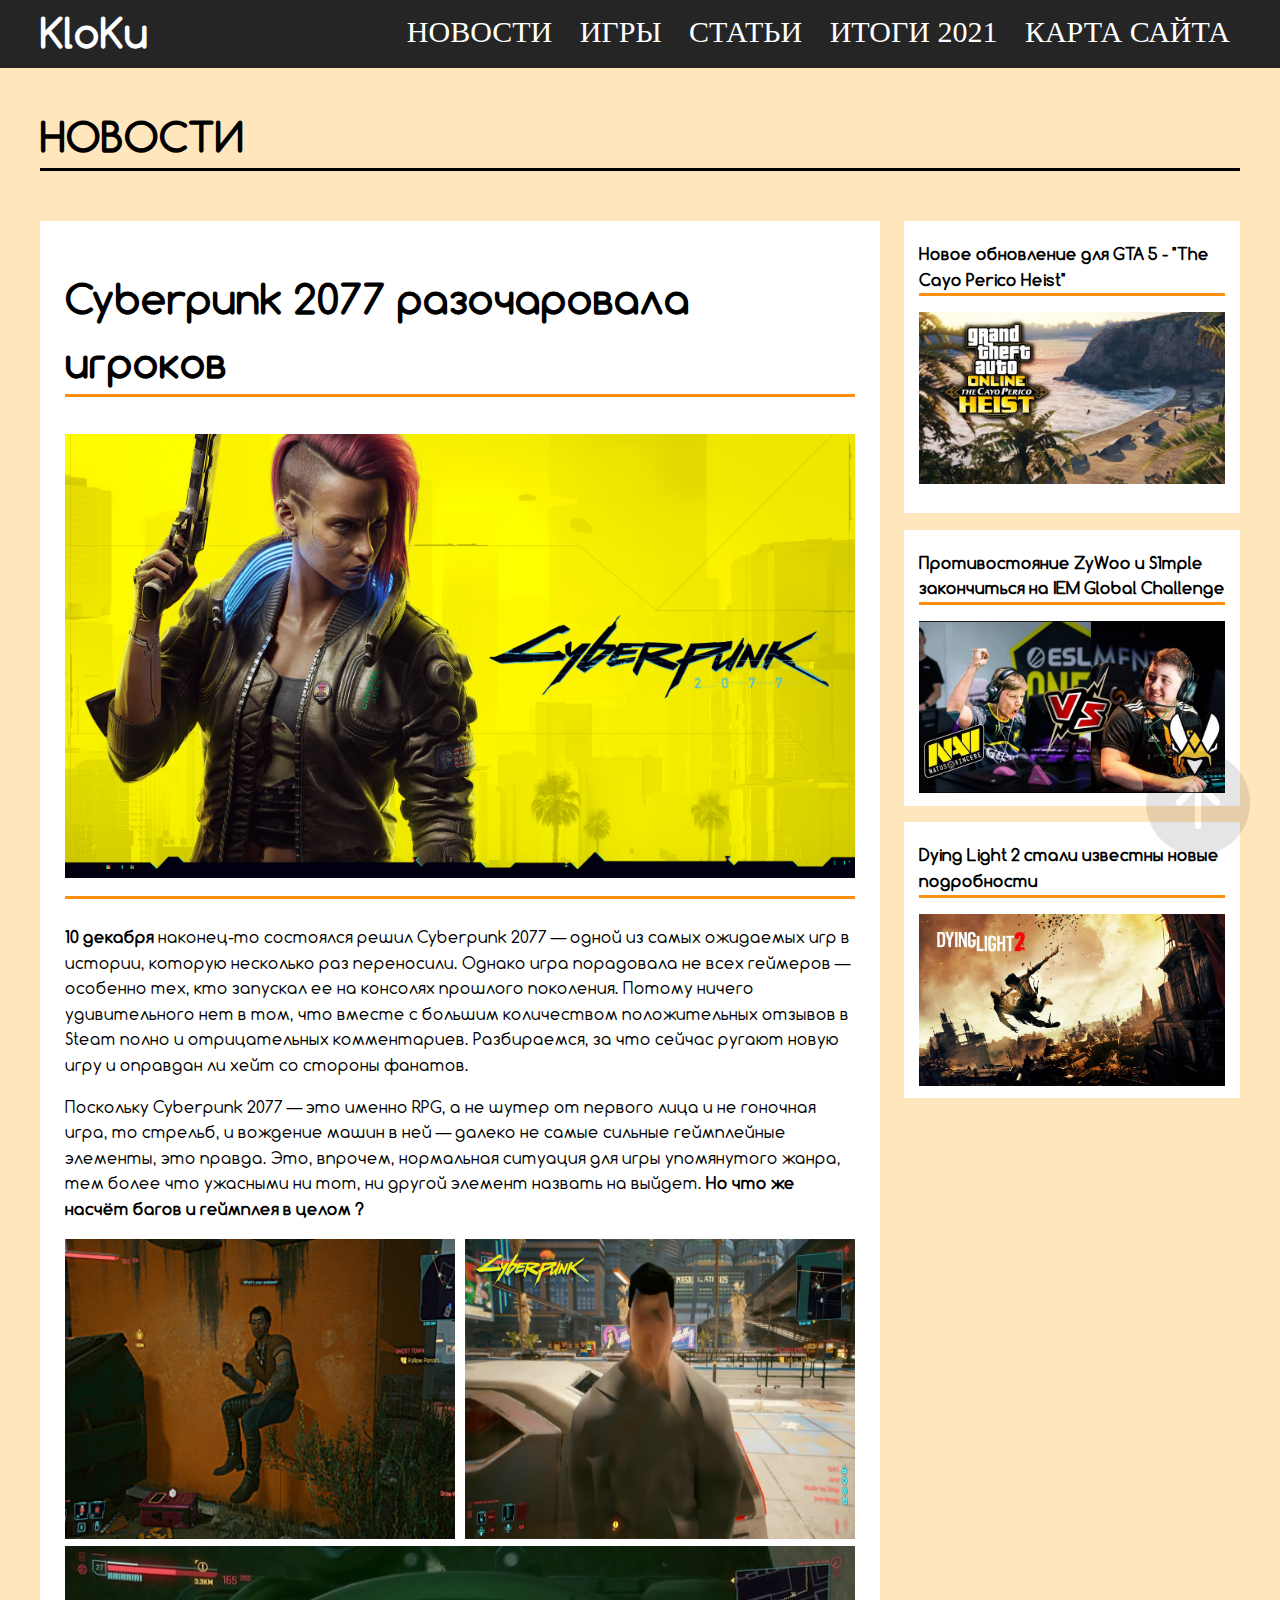
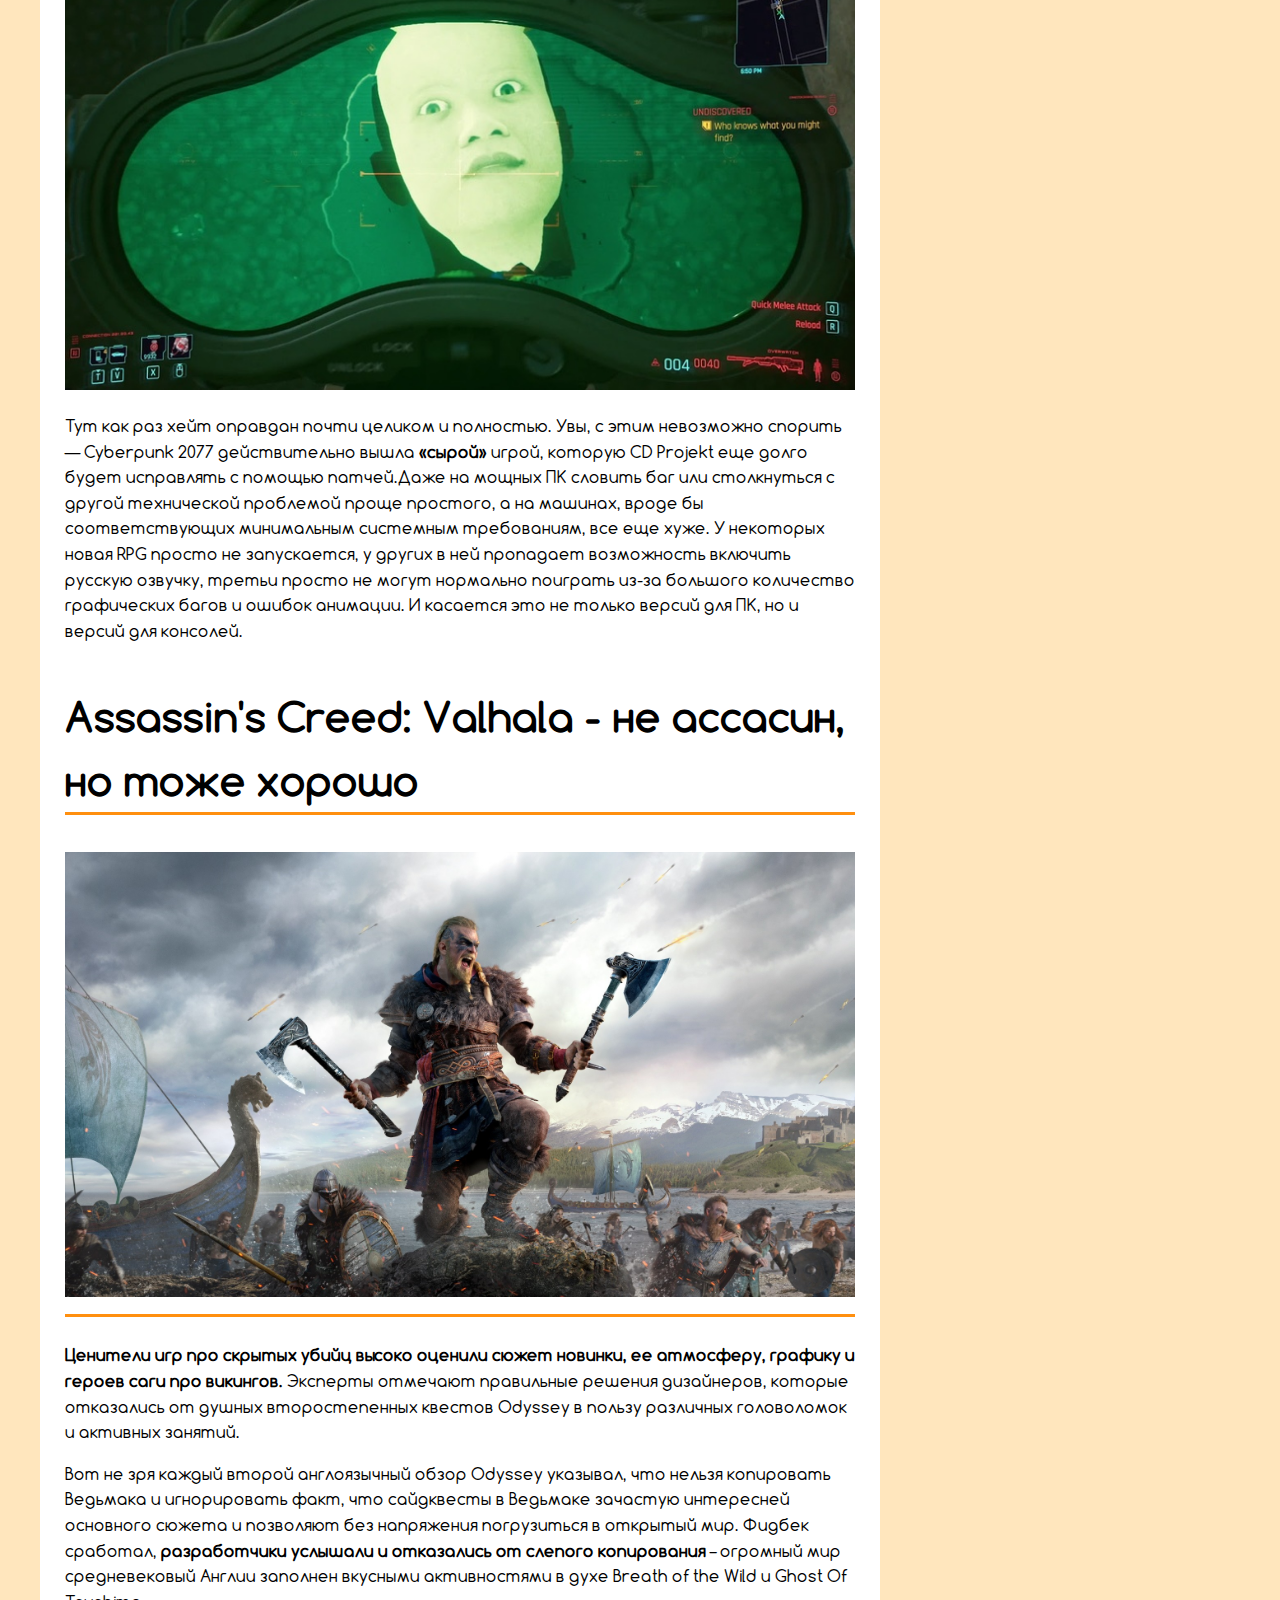
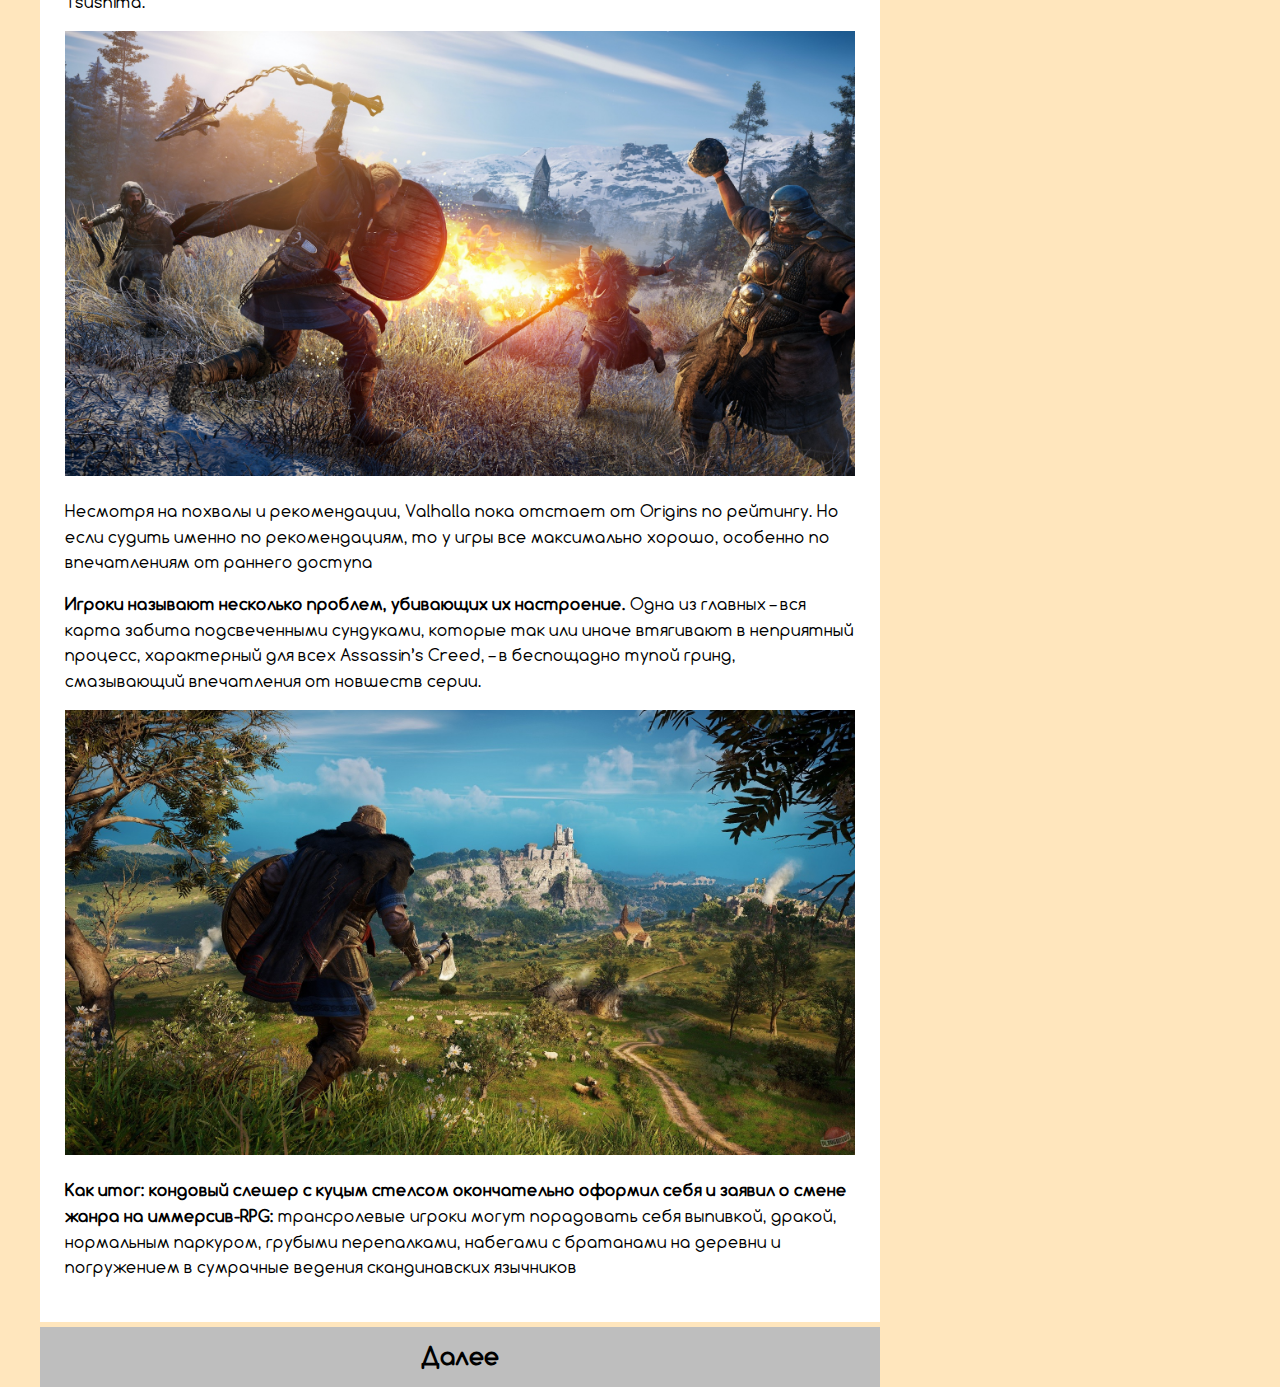
<file: sait/index.html>
<!DOCTYPE html>
<html lang="ru">
<head>
    <meta charset="UTF-8">
    <link rel="stylesheet" href="assets/css/style.css">
    <title>KloKu</title>
    <link rel="stylesheet" href="https://cdnjs.cloudflare.com/ajax/libs/animate.css/4.1.1/animate.min.css">
    <script src="https://ajax.googleapis.com/ajax/libs/jquery/3.6.0/jquery.min.js"></script>
</head>
<body>
    <script>
$(document).ready(function(){
alert('Ваша версия jQuery ' + jQuery.fn.jquery);
});
</script>
    <header class="header">
        <div class="container">
            <div class="header_inner">
                <a style="text-decoration: none; display: flex;" href="index.html">
                    <p class="header_logo animate__animated animate__heartBeat animate__infinite" style="margin: 0">K</p>
                    <p class="header_logo animate__animated animate__heartBeat animate__delay-1s animate__infinite" style="margin: 0">l</p>
                    <p class="header_logo animate__animated animate__heartBeat animate__delay-2s animate__infinite" style="margin: 0">o</p>
                    <p class="header_logo animate__animated animate__heartBeat animate__delay-3s animate__infinite" style="margin: 0">K</p>
                    <p class="header_logo animate__animated animate__heartBeat animate__delay-4s animate__infinite" style="margin: 0">u</p>
                </a>

                <nav class="nav">
                    <a class="nav_link" href="index.html">НОВОСТИ</a>
                    <a class="nav_link" href="igri.html">ИГРЫ</a>
                    <a class="nav_link" href="statyi.html">СТАТЬИ</a>
                    <a class="nav_link" href="top.html">ИТОГИ 2021</a>
                    <a class="nav_link" href="karta.html">КАРТА САЙТА</a>
                </nav>
            </div>
            <p class="novosti">НОВОСТИ</p>
            <div class="news">
                
                <div class="stat">
                    <div class="stat1">
                        <p class="rightzag"><a class="zagnone" href="gta_obnova.html">Новое обновление для GTA 5 - "The Cayo Perico Heist"</a><p>
                        <a><img src="assets/images/gta5.jpg"></a>

                    </div>
                    <div class="stat2">
                    <p class="rightzag"><a class="zagnone"href="zywosimple.html"> Противостояние ZyWoo и S1mple закончиться на IEM Global Challenge</a></p>
                    <a><img src="assets/images/csgo.jpg"></a>
                    </div>
                    <div class="stat3">
                        <p class="rightzag">
                            <a class="zagnone" href="dyinglight2.html">Dying Light 2 стали известны новые подробности</a>
                            </p>
                        
                            <a><img src="assets/images/dyinglight.jpg"></a>

                    </div>
                </div>
                
                <div class="lenta">
                    <div class="cyber">
                <p class="zag">Cyberpunk 2077 разочаровала игроков</p>
                <a><img src="assets/images/cyberpunk.jpg"></a>
                <p class="cybertext">
                    <p><span class="vashno">10 декабря</span> наконец-то состоялся решил Cyberpunk 2077 — одной из самых ожидаемых игр в истории, которую несколько раз переносили. Однако игра порадовала не всех геймеров — особенно тех, кто запускал ее на консолях прошлого поколения. Потому ничего удивительного нет в том, что вместе с большим количеством положительных отзывов в Steam полно и отрицательных комментариев. Разбираемся, за что сейчас ругают новую игру и оправдан ли хейт со стороны фанатов.</p>
                    <p>Поскольку Cyberpunk 2077 — это именно RPG, а не шутер от первого лица и не гоночная игра, то стрельб, и вождение машин в ней — далеко не самые сильные геймплейные элементы, это правда. Это, впрочем, нормальная ситуация для игры упомянутого жанра, тем более что ужасными ни тот, ни другой элемент назвать на выйдет.<span class="vashno"> Но что же насчёт багов и геймплея в целом ?</span></p> 
                    <div class="bagi">
                    <a><img src="assets/images/bags.jpg" class="bag"></a>
                    <a><img src="assets/images/bags2.jpg" class="bag"></a>
                    </div>
                    <a><img src="assets/images/bags3.jpg" ></a>
                    <p>Тут как раз хейт оправдан почти целиком и полностью. Увы, с этим невозможно спорить — Cyberpunk 2077 действительно вышла <span class="vashno">«сырой»</span> игрой, которую CD Projekt еще долго будет исправлять с помощью патчей.Даже на мощных ПК словить баг или столкнуться с другой технической проблемой проще простого, а на машинах, вроде бы соответствующих минимальным системным требованиям, все еще хуже. У некоторых новая RPG просто не запускается, у других в ней пропадает возможность включить русскую озвучку, третьи просто не могут нормально поиграть из-за большого количество графических багов и ошибок анимации. И касается это не только версий для ПК, но и версий для консолей.</p>
                </p>
                </div>
                <div class="cyber">
                    <p class="zag">Assassin's Creed: Valhala - не ассасин, но тоже хорошо</p>
                    <a><img src="assets/images/Assassins-Creed-Valhalla.jpg"></a>
                    <p class="cybertext">
                        <p><span class="vashno">Ценители игр про скрытых убийц высоко оценили сюжет новинки, ее атмосферу, графику и героев саги про викингов.</span> Эксперты отмечают правильные решения дизайнеров, которые отказались от душных второстепенных квестов Odyssey в пользу различных головоломок и активных занятий.</p>
                        <p>Bот не зря каждый второй англоязычный обзор Odyssey указывал, что нельзя копировать Bедьмака и игнорировать факт, что сайдквесты в Bедьмаке зачастую интересней основного сюжета и позволяют без напряжения погрузиться в открытый мир. Фидбек сработал, <span class="vashno">разработчики услышали и отказались от слепого копирования</span> – огромный мир средневековый Англии заполнен вкусными активностями в духе Breath of the Wild и Ghost Of Tsushima.</p>
                        <a><img src="assets/images/valhala.jpeg"></a> 
                        <p>Несмотря на похвалы и рекомендации, Valhalla пока отстает от Origins по рейтингу. Но если судить именно по рекомендациям, то у игры все максимально хорошо, особенно по впечатлениям от раннего доступа</p>
                        <p><span class="vashno">Игроки называют несколько проблем, убивающих их настроение.</span> Одна из главных – вся карта забита подсвеченными сундуками, которые так или иначе втягивают в неприятный процесс, характерный для всех Assassin’s Creed, – в беспощадно тупой гринд, смазывающий впечатления от новшеств серии.
                        </p>
                        <a><img src="assets/images/valhalla.jpg"></a>
                        <p><span class="vashno">Как итог: кондовый слешер с куцым стелсом окончательно оформил себя и заявил о смене жанра на иммерсив-RPG:</span> трансролевые игроки могут порадовать себя выпивкой, дракой, нормальным паркуром, грубыми перепалками, набегами с братанами на деревни и погружением в сумрачные ведения скандинавских язычников</p>
                    </p>
                    </div>
            </div>
            <div>
                <p class="dalee">Далее</p>
             </div>
        </div>
        <a class="oen" href=#top><img class="verh" src="assets/images/verh.png"></a>
    </header> 
    <script type="text/javascript">
        $(document).ready(function(){
    animBg();
});
function animBg() {
    $('.oen img').animate({
      'width': '120px',
      'height': '120px'
      }, 3000)
    .animate({
            'width': '100px',
            'height': '100px'
        }, 3000, animBg);
}
    </script>
</body>
</html>
</file>
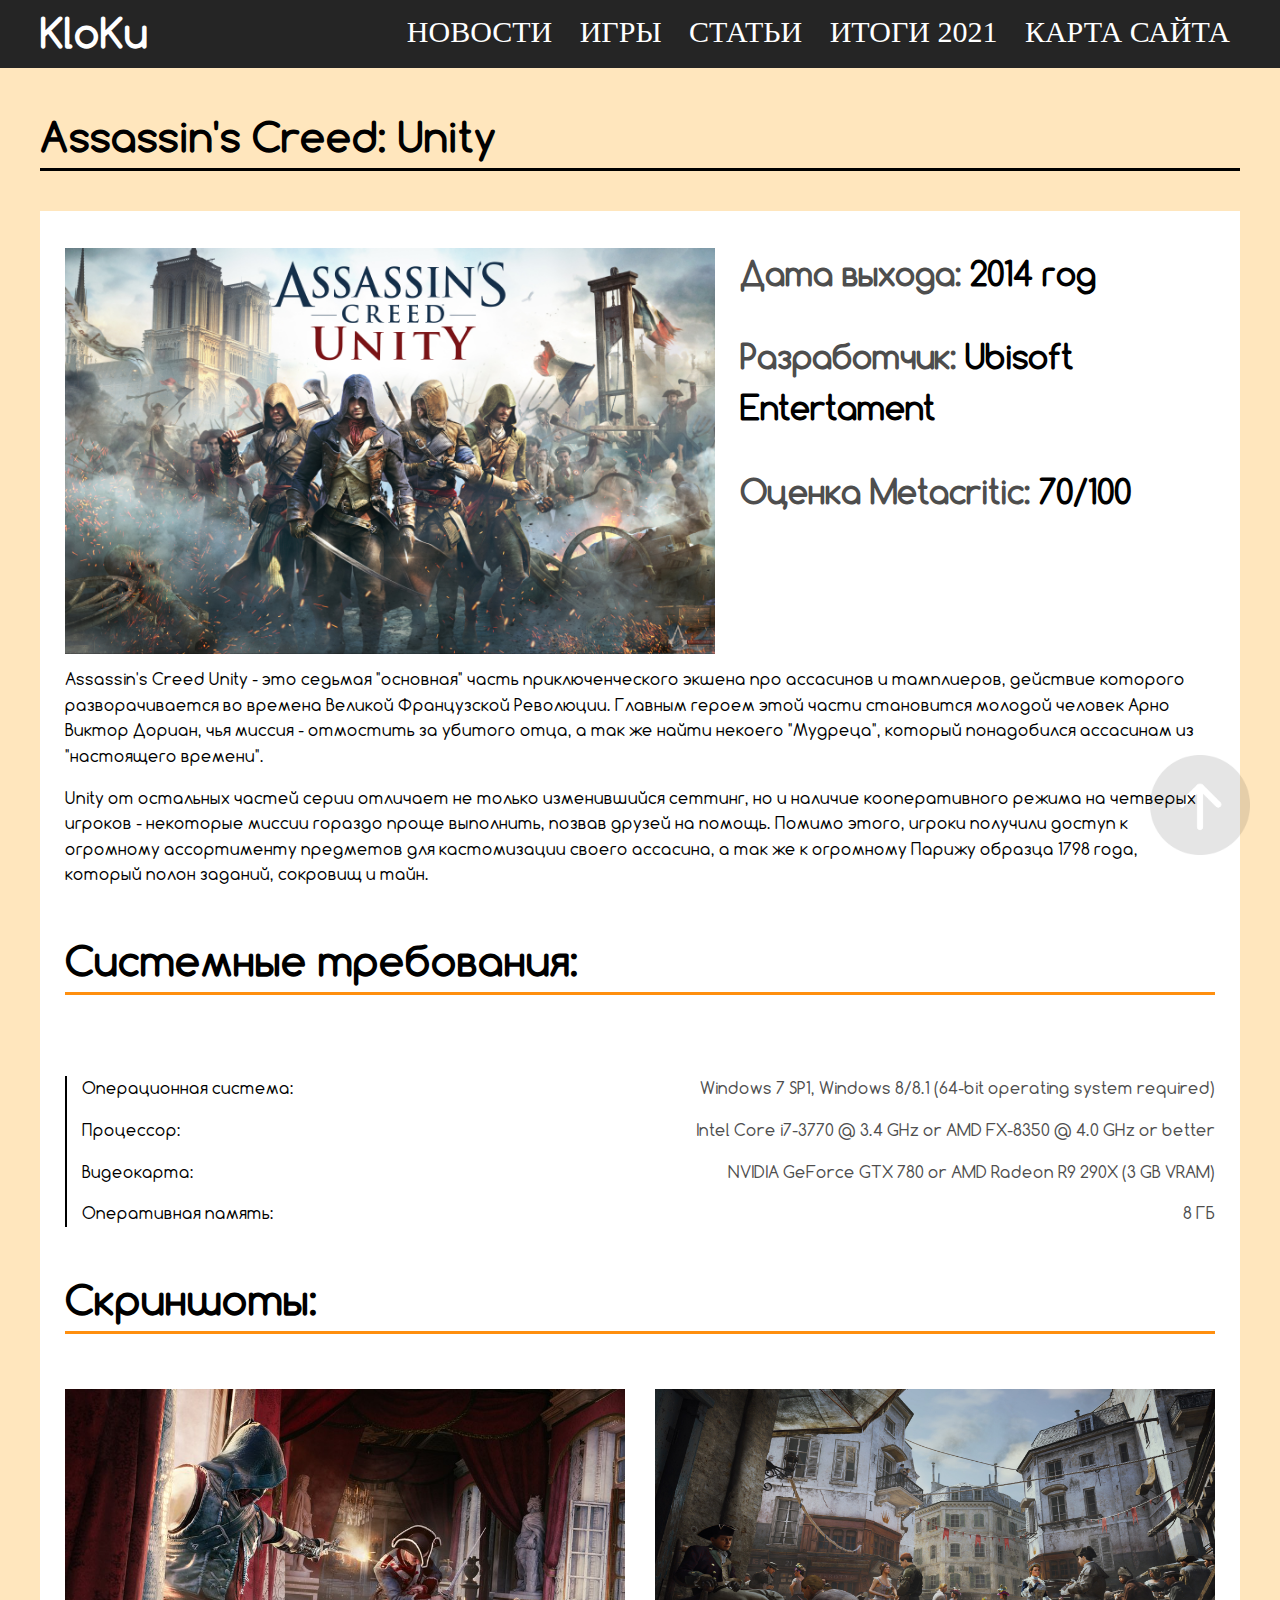
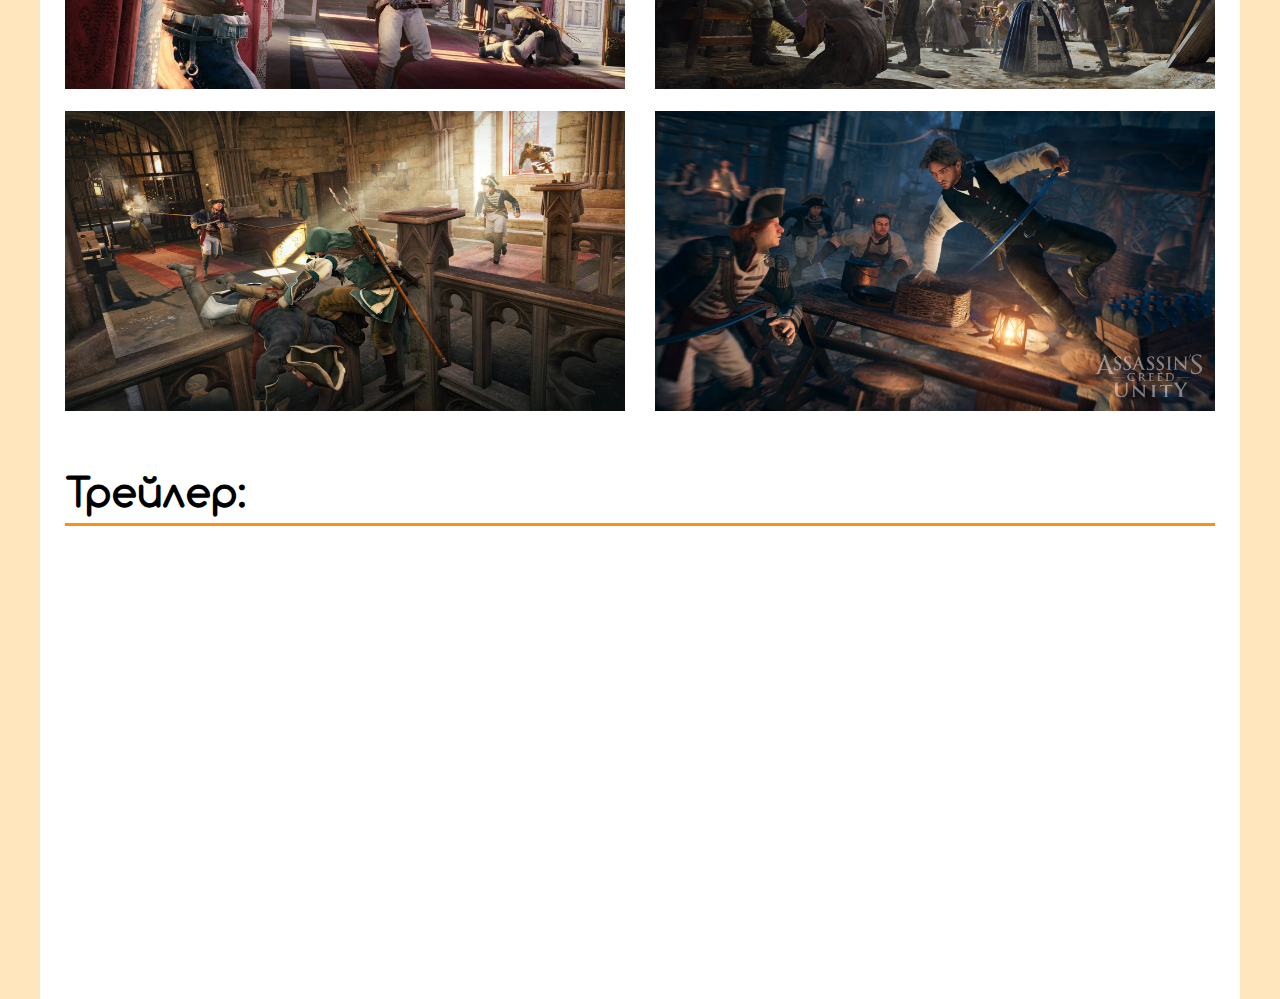
<file: sait/Assassin.html>
<!DOCTYPE html>
<html lang="ru">
<head>
    <meta charset="UTF-8">
    <link rel="stylesheet" href="assets/css/style.css">
    <title>KloKu</title>
</head>
<body>
    <header class="header">
        <div class="container">
            <div class="header_inner">
                <div ><a class="header_logo" href="index.html">KloKu</a></div>

                <nav class="nav">
                    <a class="nav_link" href="index.html">НОВОСТИ</a>
                    <a class="nav_link" href="igri.html">ИГРЫ</a>
                    <a class="nav_link" href="statyi.html">СТАТЬИ</a>
                    <a class="nav_link" href="top.html">ИТОГИ 2021</a>
                    <a class="nav_link" href="karta.html">КАРТА САЙТА</a>
                </nav>
            </div>
            <p class="igri">Assassin's Creed: Unity</p>
            <div class="wither">
                <div>
                    <a><img class= "igriimage" src="assets/images/asasin.jpg" align="left"></a>
                    <p class="info"><span>Дата выхода:</span> 2014 год</p>
                    <p class="info"><span>Разработчик:</span> Ubisoft Entertament</p>
                    <p class="info"><span>Оценка Metacritic: </span>70/100</p>
                    <br>
                    <br>
                    <br>
                    <br>
                    <p>Assassin's Creed Unity - это седьмая "основная" часть приключенческого экшена про ассасинов и тамплиеров, действие которого разворачивается во времена Bеликой Французской Революции. Главным героем этой части становится молодой человек Арно Виктор Дориан, чья миссия - отмостить за убитого отца, а так же найти некоего "Мудреца", который понадобился ассасинам из "настоящего времени".</p>
                    <p>Unity от остальных частей серии отличает не только изменившийся сеттинг, но и наличие кооперативного режима на четверых игроков - некоторые миссии гораздо проще выполнить, позвав друзей на помощь. Помимо этого, игроки получили доступ к огромному ассортименту предметов для кастомизации своего ассасина, а так же к огромному Парижу образца 1798 года, который полон заданий, сокровищ и тайн.</p>
                    <p class="har">Системные требования:</p>
                    <br>
                        <div class="systema">
                             <p>Операционная система: <span class="windows">Windows 7 SP1, Windows 8/8.1 (64-bit operating system required)</span></p>
                             <p>Процессор: <span class="windows">Intel Core i7-3770 @ 3.4 GHz or AMD FX-8350 @ 4.0 GHz or better</span></p>
                             <p>Видеокарта: <span class="windows">NVIDIA GeForce GTX 780 or AMD Radeon R9 290X (3 GB VRAM)</span></p>
                             <p>Оперативная память: <span class="windows">8 ГБ</span></p>
                        </div>
                    <p class="har">Cкриншоты:</p>
                    <div class="scrin">
                        <a><img class="scr" src="assets/images/asas1.jpg"></a>
                        <a><img class="scr" src="assets/images/asas2.jpeg"></a>
                    </div>
                    <div class="scrin">
                        <a><img class="scr" src="assets/images/asas3.jpeg"></a>
                        <a><img class="scr" src="assets/images/asas4.jpeg"></a>
                    </div>
                    <p class="har">Трейлер:</p>
                    <iframe width="700" height="400" src="https://www.youtube.com/embed/xzCEdSKMkdU" frameborder="0" allowfullscreen>
                    </iframe>
                </div>
                </div>
            
            </div>
            </div>
            <a href=#top><img class="verh" src="assets/images/verh.png"></a>
        </header>
</body>
</html>
</file>
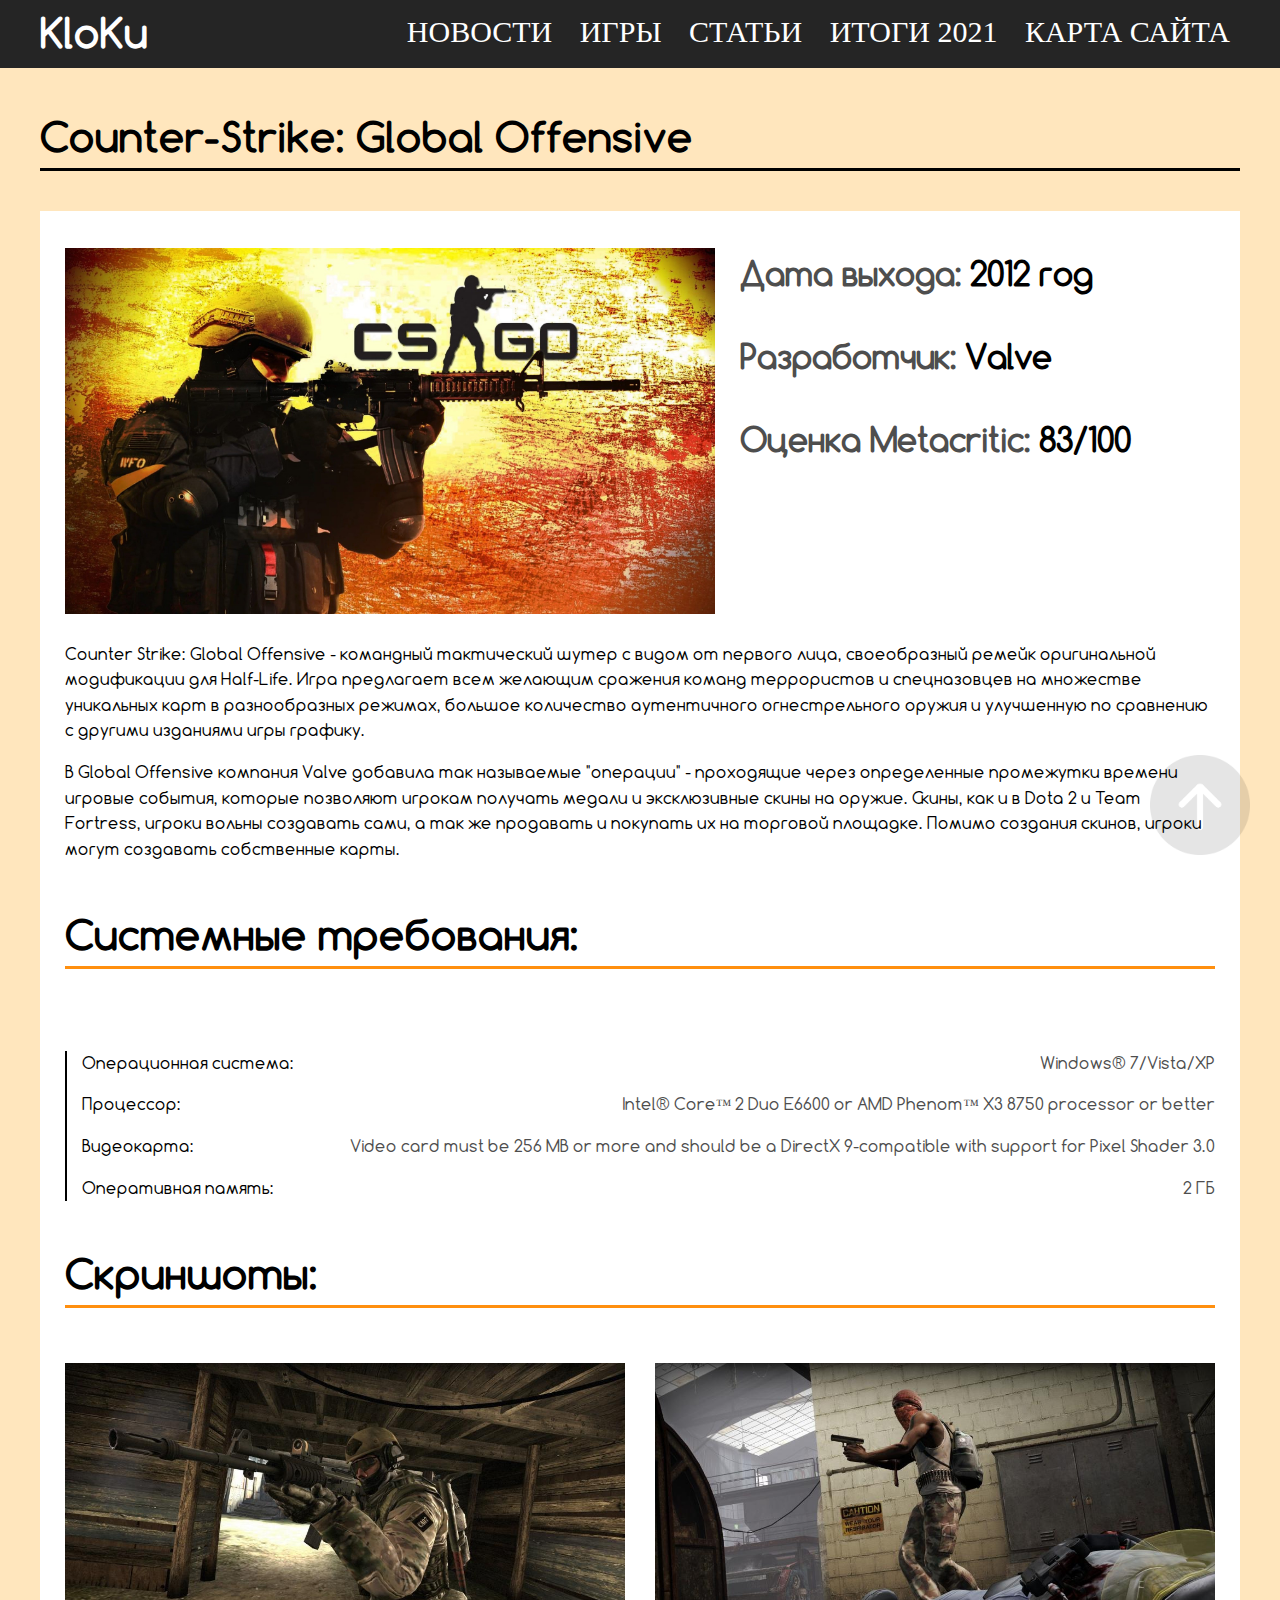
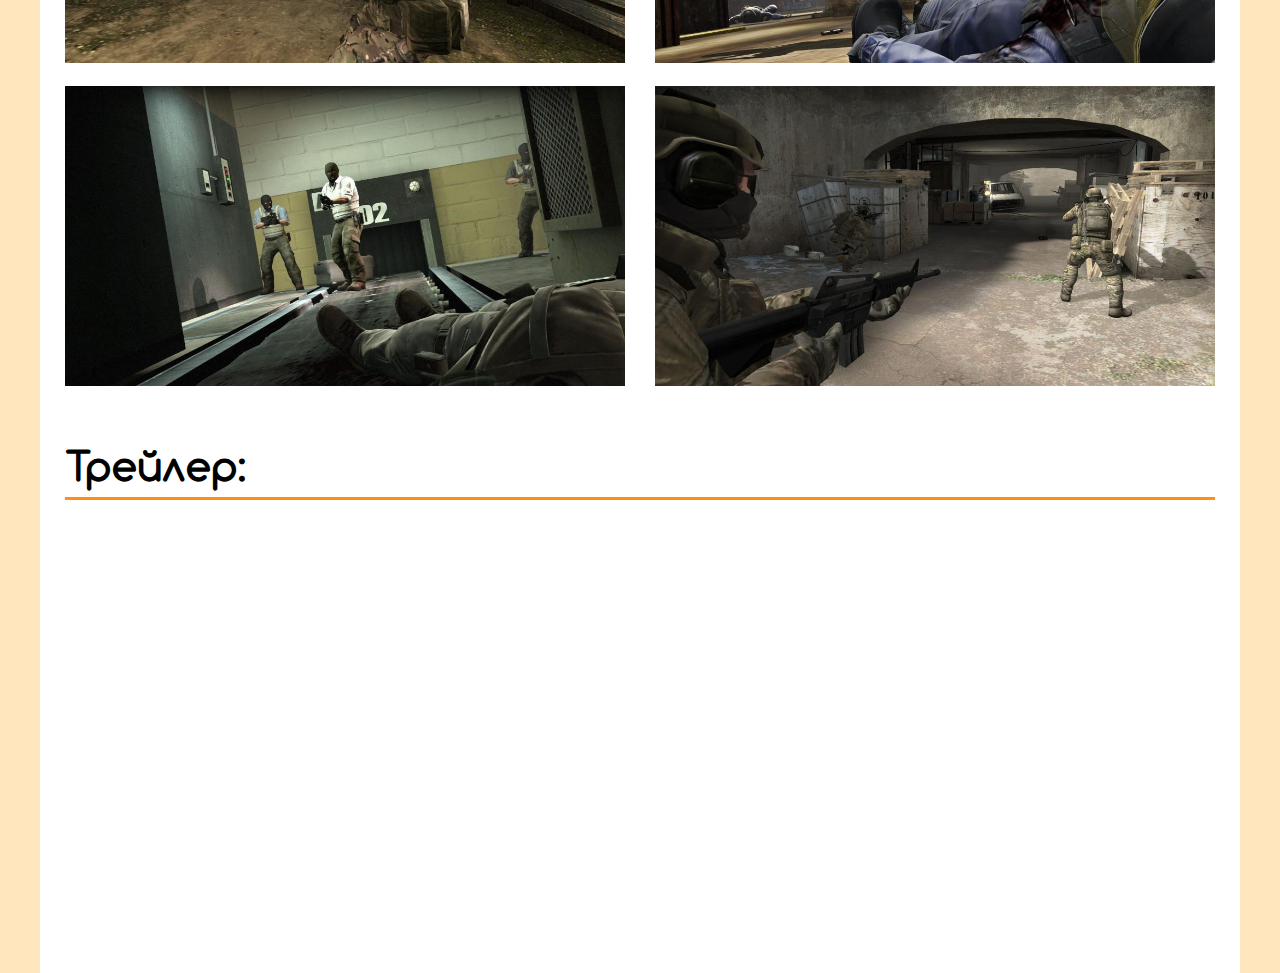
<file: sait/csgo.html>
<!DOCTYPE html>
<html lang="ru">
<head>
    <meta charset="UTF-8">
    <link rel="stylesheet" href="assets/css/style.css">
    <title>KloKu</title>
</head>
<body>
    <header class="header">
        <div class="container">
            <div class="header_inner">
                <div ><a class="header_logo" href="index.html">KloKu</a></div>

                <nav class="nav">
                    <a class="nav_link" href="index.html">НОВОСТИ</a>
                    <a class="nav_link" href="igri.html">ИГРЫ</a>
                    <a class="nav_link" href="statyi.html">СТАТЬИ</a>
                    <a class="nav_link" href="top.html">ИТОГИ 2021</a>
                    <a class="nav_link" href="karta.html">КАРТА САЙТА</a>
                </nav>
            </div>
            <p class="igri">Counter-Strike: Global Offensive</p>
            <div class="wither">
                <div>
                    <a><img class= "igriimage" src="assets/images/contra.jpg" align="left"></a>
                    <p class="info"><span>Дата выхода:</span> 2012 год</p>
                    <p class="info"><span>Разработчик:</span> Valve</p>
                    <p class="info"><span>Оценка Metacritic: </span>83/100</p>
                    <br>
                    <br>
                    <br>
                    <br>
                    <br>
                    <p>Counter Strike: Global Offensive - командный тактический шутер с видом от первого лица, своеобразный ремейк оригинальной модификации для Half-Life. Игра предлагает всем желающим сражения команд террористов и спецназовцев на множестве уникальных карт в разнообразных режимах, большое количество аутентичного огнестрельного оружия и улучшенную по сравнению с другими изданиями игры графику.</p>
                    <p>В Global Offensive компания Valve добавила так называемые "операции" - проходящие через определенные промежутки времени игровые события, которые позволяют игрокам получать медали и эксклюзивные скины на оружие. Скины, как и в Dota 2 и Team Fortress, игроки вольны создавать сами, а так же продавать и покупать их на торговой площадке. Помимо создания скинов, игроки могут создавать собственные карты.</p>
                    <p class="har">Системные требования:</p>
                    <br>
                        <div class="systema">
                             <p>Операционная система: <span class="windows">Windows® 7/Vista/XP</span></p>
                             <p>Процессор: <span class="windows">Intel® Core™ 2 Duo E6600 or AMD Phenom™ X3 8750 processor or better</span></p>
                             <p>Видеокарта: <span class="windows">Video card must be 256 MB or more and should be a DirectX 9-compatible with support for Pixel Shader 3.0</span></p>
                             <p>Оперативная память: <span class="windows">2 ГБ</span></p>
                        </div>
                    <p class="har">Cкриншоты:</p>
                    <div class="scrin">
                        <a><img class="scr" src="assets/images/csgoscrin1.jpg"></a>
                        <a><img class="scr" src="assets/images/csgoscrin2.jpg"></a>
                    </div>
                    <div class="scrin">
                        <a><img class="scr" src="assets/images/csgoscrin3.jpg"></a>
                        <a><img class="scr" src="assets/images/csgoscrin4.jpg"></a>
                    </div>
                    <p class="har">Трейлер:</p>
                    <iframe width="700" height="400" src="https://www.youtube.com/embed/edYCtaNueQY" frameborder="0" allowfullscreen>
                    </iframe>
                </div>
            
            </div>
            </div>
            <a href=#top><img class="verh" src="assets/images/verh.png"></a>
        </header>
</body>
</html>
</file>
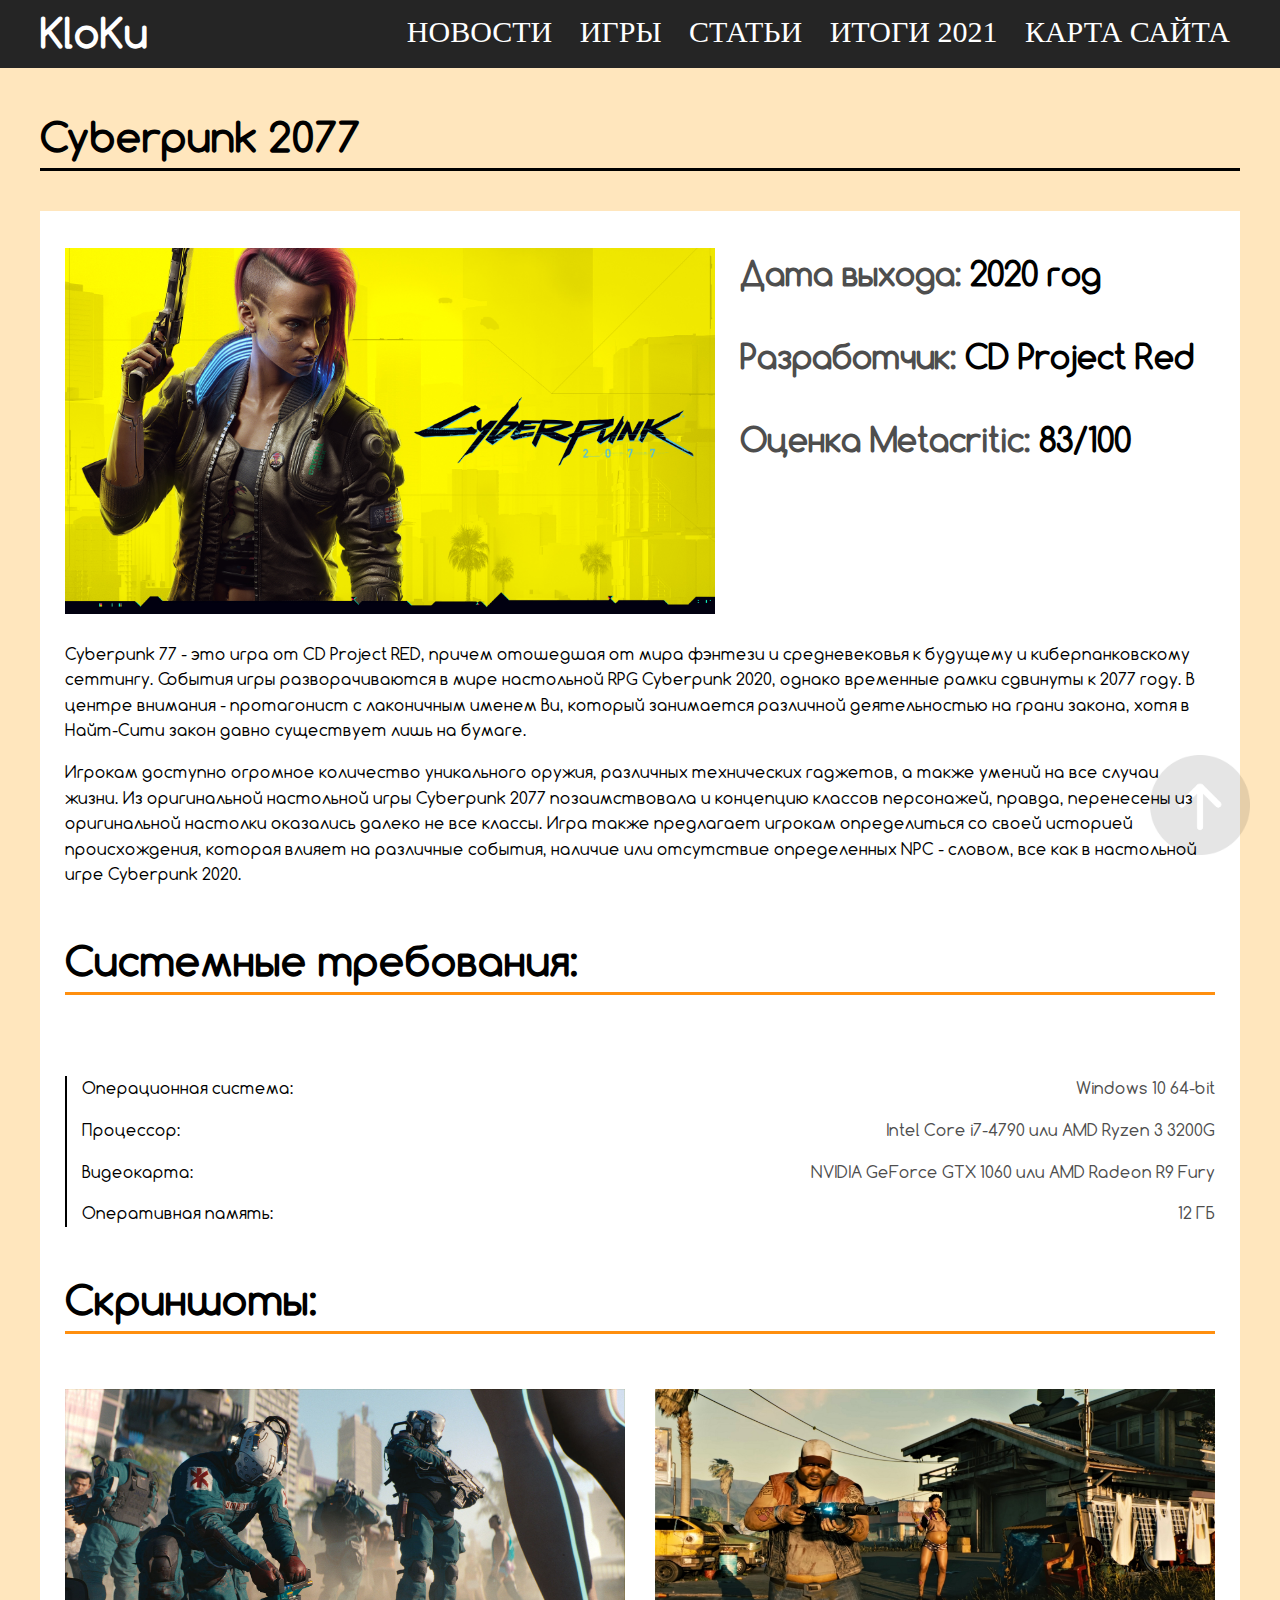
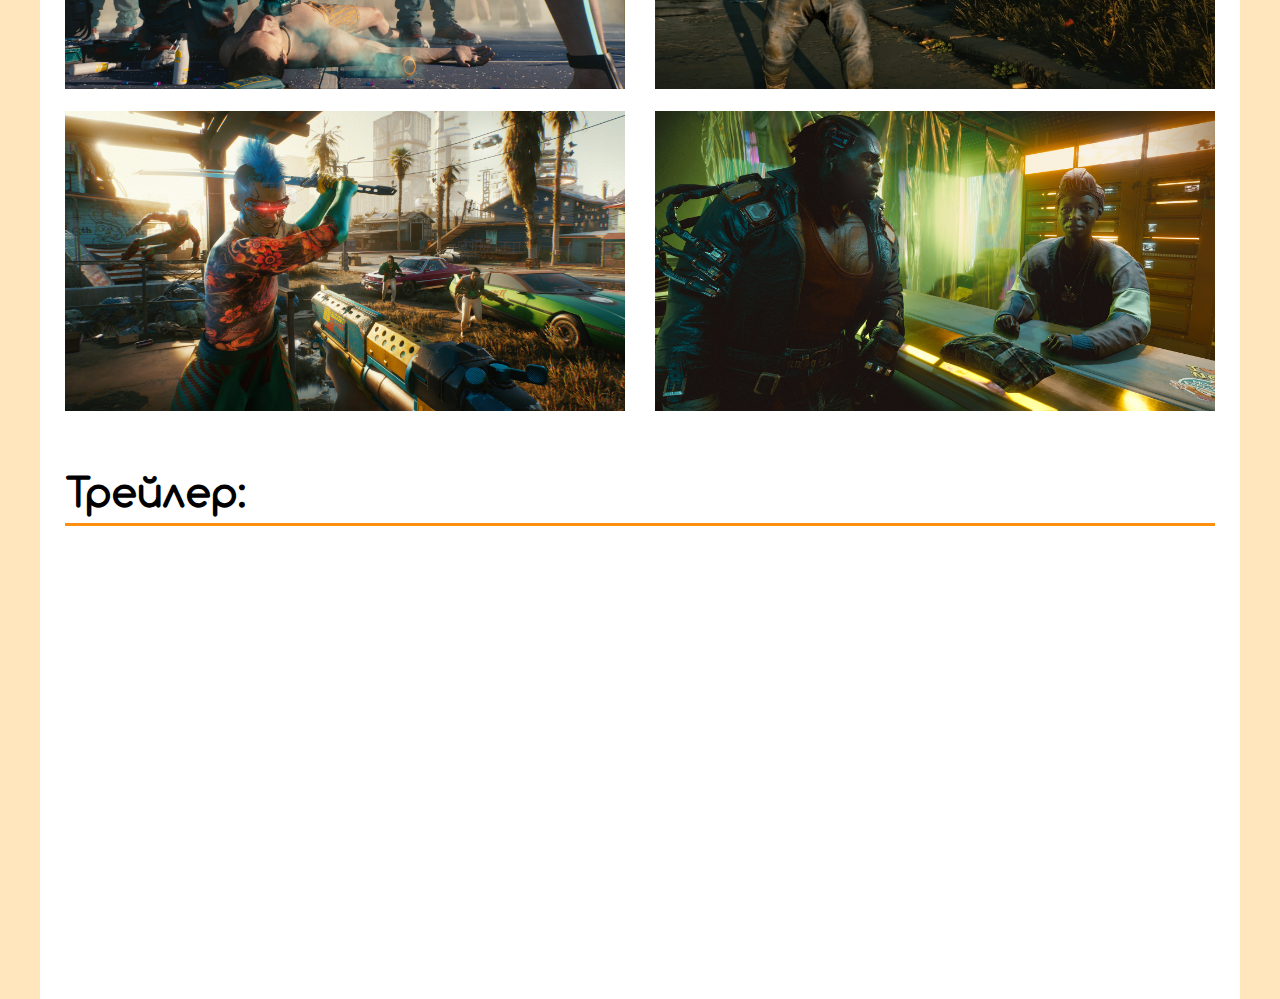
<file: sait/cyberpunk.html>
<!DOCTYPE html>
<html lang="ru">
<head>
    <meta charset="UTF-8">
    <link rel="stylesheet" href="assets/css/style.css">
    <title>KloKu</title>
</head>
<body>
    <header class="header">
        <div class="container">
            <div class="header_inner">
                <div ><a class="header_logo" href="index.html">KloKu</a></div>

                <nav class="nav">
                    <a class="nav_link" href="index.html">НОВОСТИ</a>
                    <a class="nav_link" href="igri.html">ИГРЫ</a>
                    <a class="nav_link" href="statyi.html">СТАТЬИ</a>
                    <a class="nav_link" href="top.html">ИТОГИ 2021</a>
                    <a class="nav_link" href="karta.html">КАРТА САЙТА</a>
                </nav>
            </div>
            <p class="igri">Cyberpunk 2077</p>
            <div class="wither">
                <div>
                    <a><img class= "igriimage" src="assets/images/cyberpunk.jpg" align="left"></a>
                    <p class="info"><span>Дата выхода:</span> 2020 год</p>
                    <p class="info"><span>Разработчик:</span> CD Project Red</p>
                    <p class="info"><span>Оценка Metacritic: </span>83/100</p>
                    <br>
                    <br>
                    <br>
                    <br>
                    <br>
                    <p>Cyberpunk 77 - это игра от CD Project RED, причем отошедшая от мира фэнтези и средневековья к будущему и киберпанковскому сеттингу. События игры разворачиваются в мире настольной RPG Cyberpunk 2020, однако временные рамки сдвинуты к 2077 году. В центре внимания - протагонист с лаконичным именем Ви, который занимается различной деятельностью на грани закона, хотя в Найт-Сити закон давно существует лишь на бумаге.</p>
                    <p>Игрокам доступно огромное количество уникального оружия, различных технических гаджетов, а также умений на все случаи жизни. Из оригинальной настольной игры Cyberpunk 2077 позаимствовала и концепцию классов персонажей, правда, перенесены из оригинальной настолки оказались далеко не все классы. Игра также предлагает игрокам определиться со своей историей происхождения, которая влияет на различные события, наличие или отсутствие определенных NPC - словом, все как в настольной игре Cyberpunk 2020.</p>
                    <p class="har">Системные требования:</p>
                    <br>
                        <div class="systema">
                             <p>Операционная система: <span class="windows">Windows 10 64-bit</span></p>
                             <p>Процессор: <span class="windows">Intel Core i7-4790 или AMD Ryzen 3 3200G</span></p>
                             <p>Видеокарта: <span class="windows">NVIDIA GeForce GTX 1060 или AMD Radeon R9 Fury</span></p>
                             <p>Оперативная память: <span class="windows">12 ГБ</span></p>
                        </div>
                    <p class="har">Cкриншоты:</p>
                    <div class="scrin">
                        <a><img class="scr" src="assets/images/cyberscrin.jpeg"></a>
                        <a><img class="scr" src="assets/images/cyberscri2n.jpg"></a>
                    </div>
                    <div class="scrin">
                        <a><img class="scr" src="assets/images/cyberscrin3.jpg"></a>
                        <a><img class="scr" src="assets/images/cyberscrin4.jpg"></a>
                    </div>
                    <p class="har">Трейлер:</p>
                    <iframe width="700" height="400" src="https://www.youtube.com/embed/qIcTM8WXFjk" frameborder="0" allowfullscreen>
                    </iframe>
                </div>
            
            </div>
            </div>
            <a href=#top><img class="verh" src="assets/images/verh.png"></a>
        </header>
</body>
</html>
</file>
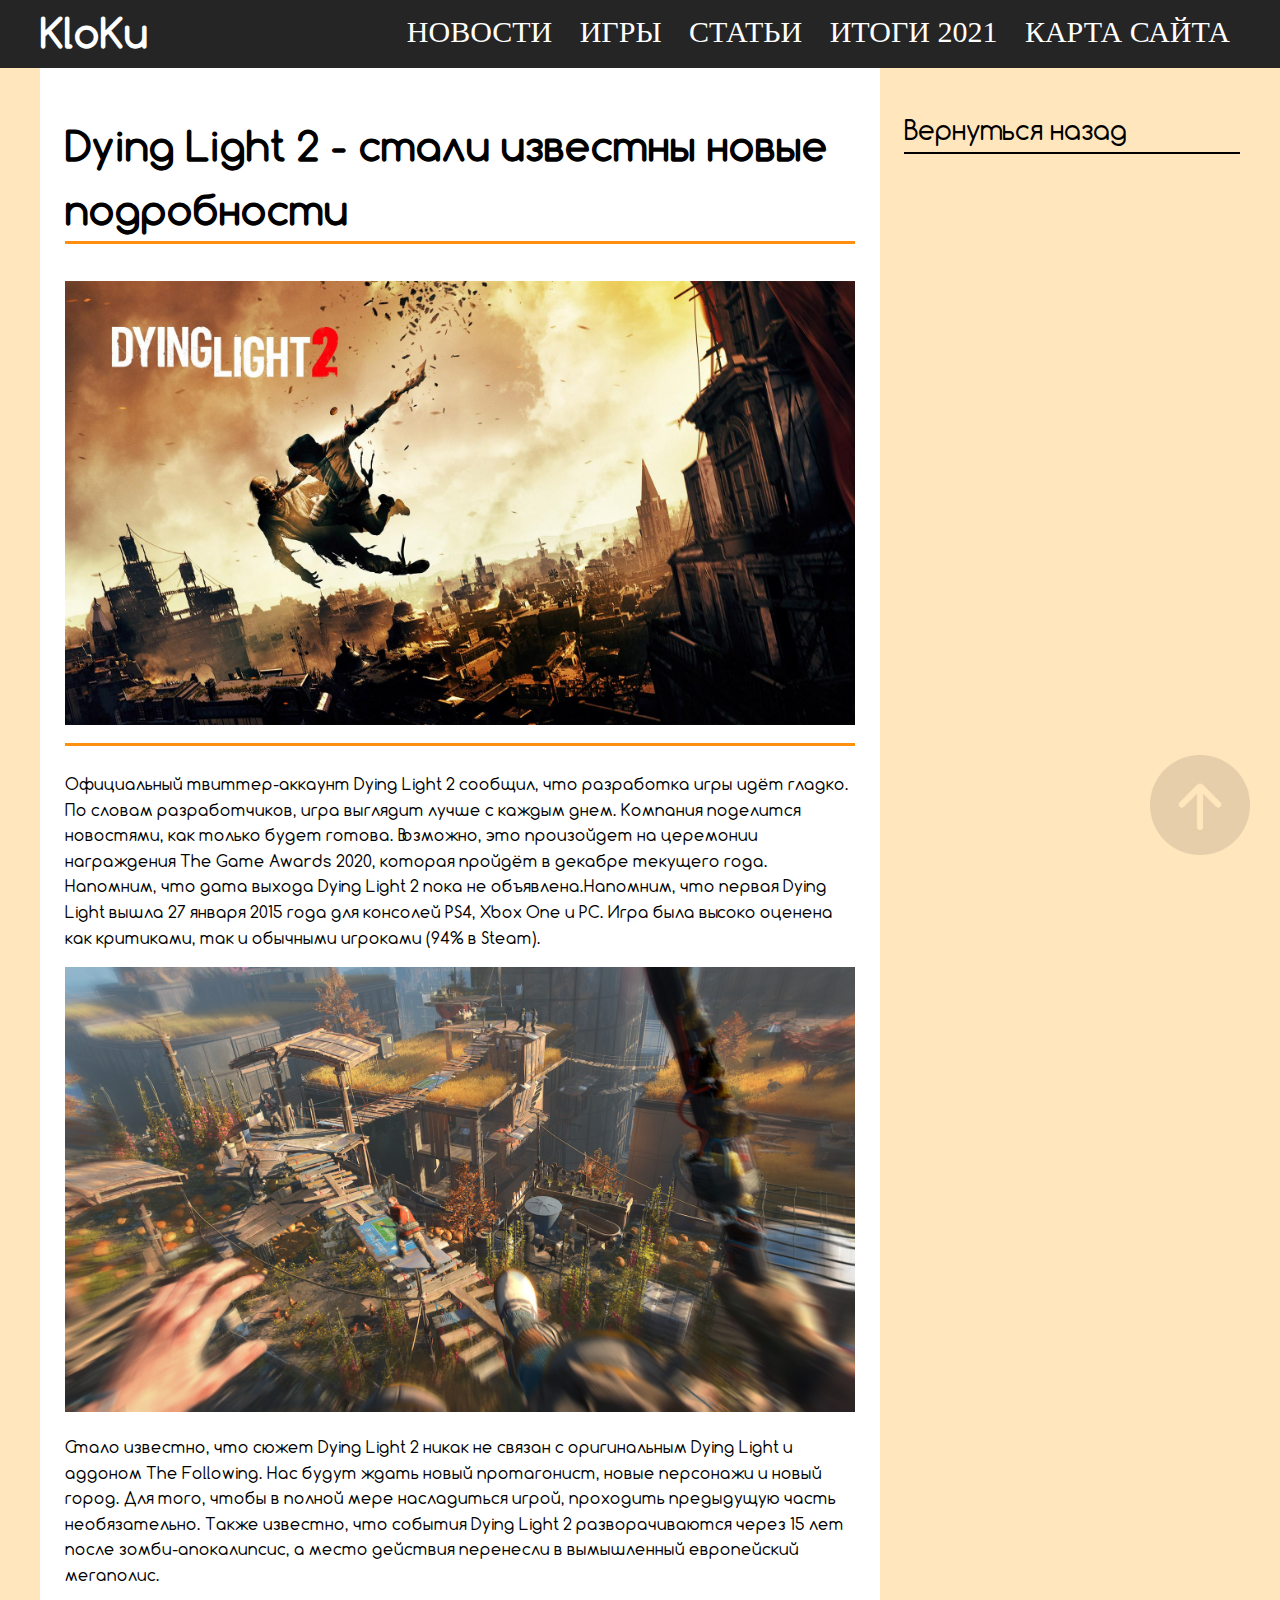
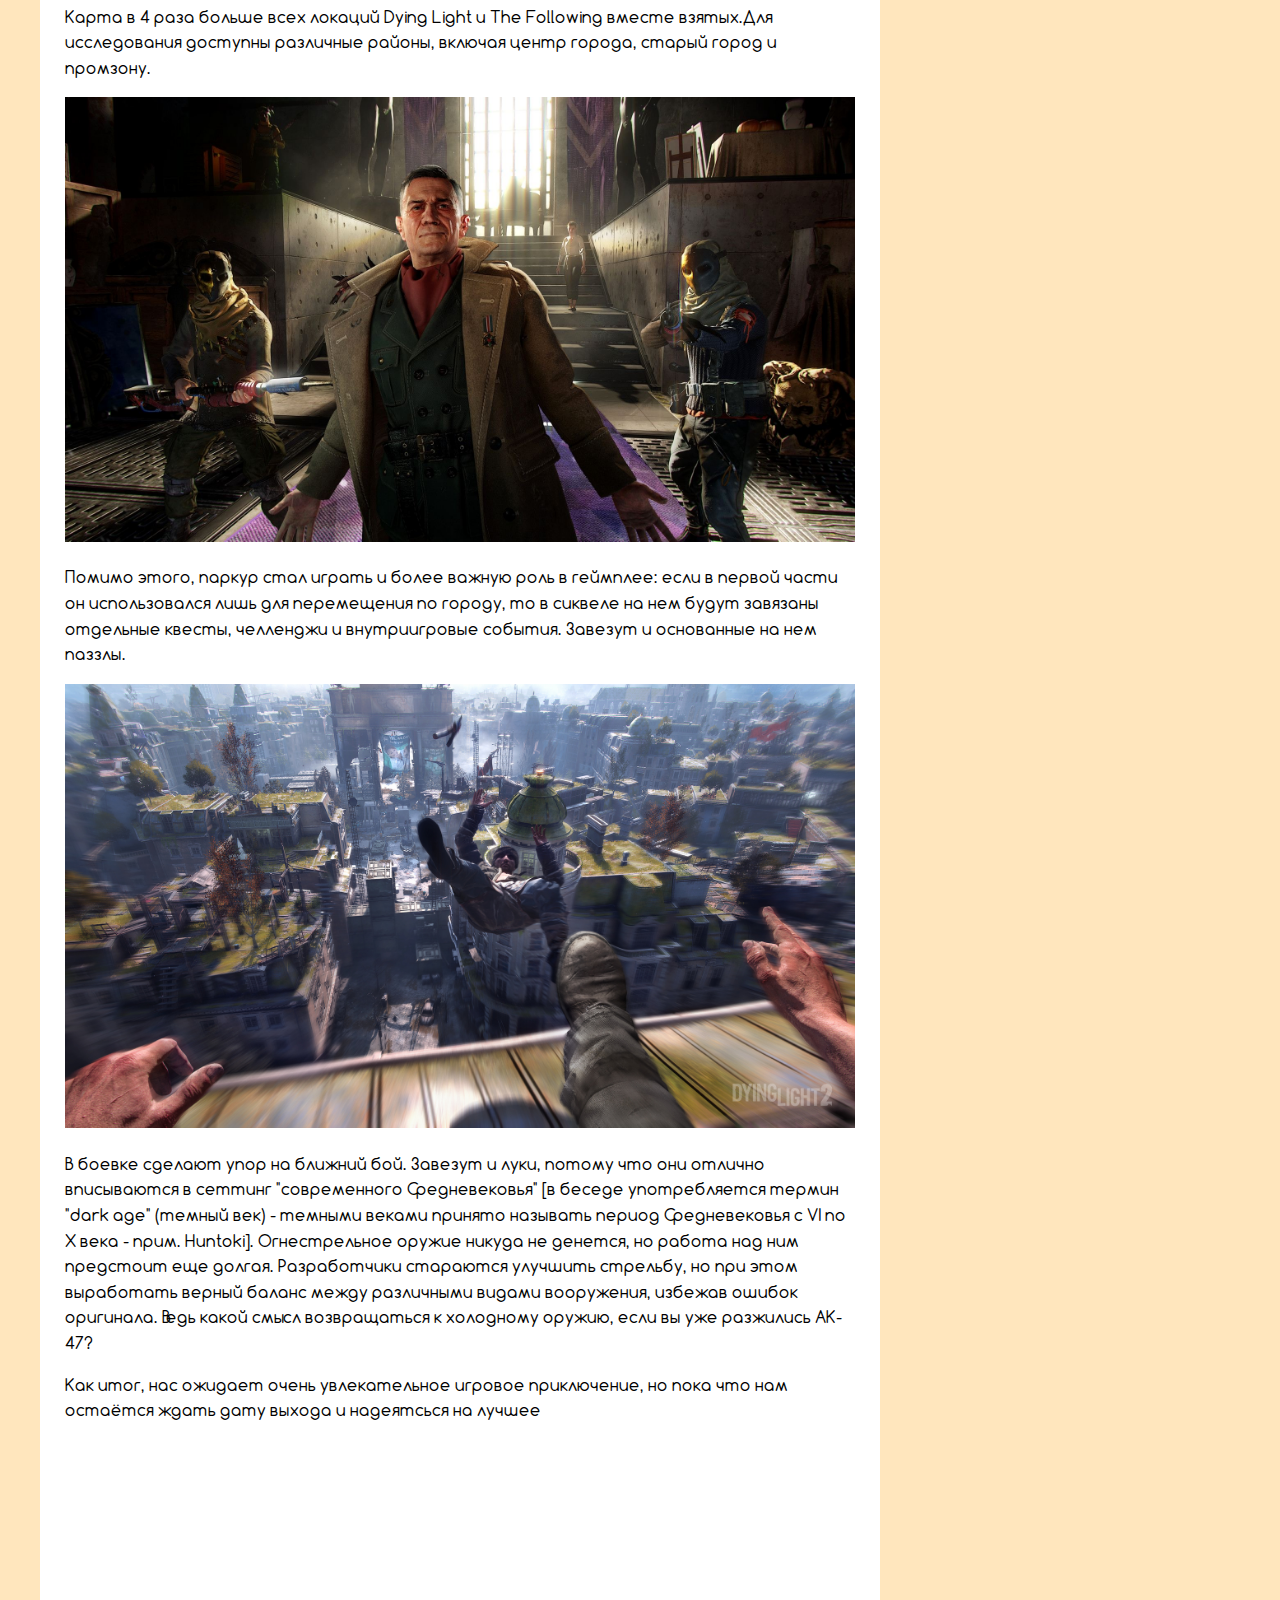
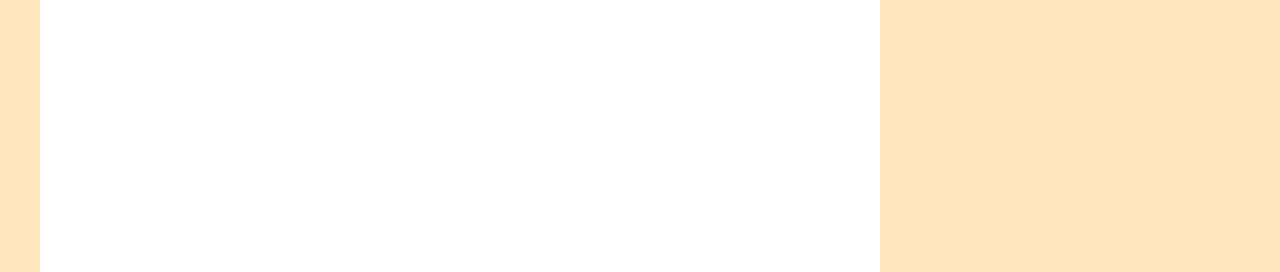
<file: sait/dyinglight2.html>
<!DOCTYPE html>
<html lang="ru">
<head>
    <meta charset="UTF-8">
    <link rel="stylesheet" href="assets/css/style.css">
    <title>KloKu</title>
</head>
<body>
    <header class="header">
        <div class="container">
            <div class="header_inner">
                <div ><a class="header_logo" href="index.html">KloKu</a></div>

                <nav class="nav">
                    <a class="nav_link" href="index.html">НОВОСТИ</a>
                    <a class="nav_link" href="igri.html">ИГРЫ</a>
                    <a class="nav_link" href="statyi.html">СТАТЬИ</a>
                    <a class="nav_link" href="top.html">ИТОГИ 2021</a>
                    <a class="nav_link" href="karta.html">КАРТА САЙТА</a>
                </nav>
            </div>
            <div>
                <a class="back" href="index.html">Bернуться назад</a>
            </div>
            <div class="lenta1">
                <p class="zag">Dying Light 2 - стали известны новые подробности</p>
                <a><img src="assets/images/dyinglight.jpg"></a>
                <p class="cybertext">
                    <p>Официальный твиттер-аккаунт Dying Light 2 сообщил, что разработка игры идёт гладко. По словам разработчиков, игра выглядит лучше с каждым днем. Компания поделится новостями, как только будет готова. Возможно, это произойдет на церемонии награждения The Game Awards 2020, которая пройдёт в декабре текущего года. Напомним, что дата выхода Dying Light 2 пока не объявлена.Напомним, что первая Dying Light вышла 27 января 2015 года для консолей PS4, Xbox One и PC. Игра была высоко оценена как критиками, так и обычными игроками (94% в Steam).</p>
                    <a><img src="assets/images/dying1.jpeg"></a>
                    <p>Стало известно, что сюжет Dying Light 2 никак не связан с оригинальным Dying Light и аддоном The Following. Нас будут ждать новый протагонист, новые персонажи и новый город. Для того, чтобы в полной мере насладиться игрой, проходить предыдущую часть необязательно. Также известно, что события Dying Light 2 разворачиваются через 15 лет после зомби-апокалипсис, а место действия перенесли в вымышленный европейский мегаполис.
                    <p>Карта в 4 раза больше всех локаций Dying Light и The Following вместе взятых.Для исследования доступны различные районы, включая центр города, старый город и промзону.</p> 
                    <a><img src="assets/images/dying2.jpeg"></a>
                    <p>Помимо этого, паркур стал играть и более важную роль в геймплее: если в первой части он использовался лишь для перемещения по городу, то в сиквеле на нем будут завязаны отдельные квесты, челленджи и внутриигровые события. Завезут и основанные на нем паззлы.</p>
                    <a><img src="assets/images/dying3.jpeg"></a>
                    <p>В боевке сделают упор на ближний бой. Завезут и луки, потому что они отлично вписываются в сеттинг "современного Средневековья" [в беседе употребляется термин "dark age" (темный век) - темными веками принято называть период Средневековья с VI по X века - прим. Huntoki]. Огнестрельное оружие никуда не денется, но работа над ним предстоит еще долгая. Разработчики стараются улучшить стрельбу, но при этом выработать верный баланс между различными видами вооружения, избежав ошибок оригинала. Ведь какой смысл возвращаться к холодному оружию, если вы уже разжились AK-47?</p>
                    <p>Как итог, нас ожидает очень увлекательное игровое приключение, но пока что нам остаётся ждать дату выхода и надеятсься на лучшее</p>
                    <iframe width="790" height="400" src="https://www.youtube.com/embed/UuuWOG7B_2Y" frameborder="0" allowfullscreen>
                    </iframe>
            </div>
        </div>
        <a href=#top><img class="verh" src="assets/images/verh.png"></a>
    </header>
</body>
</html>
</file>
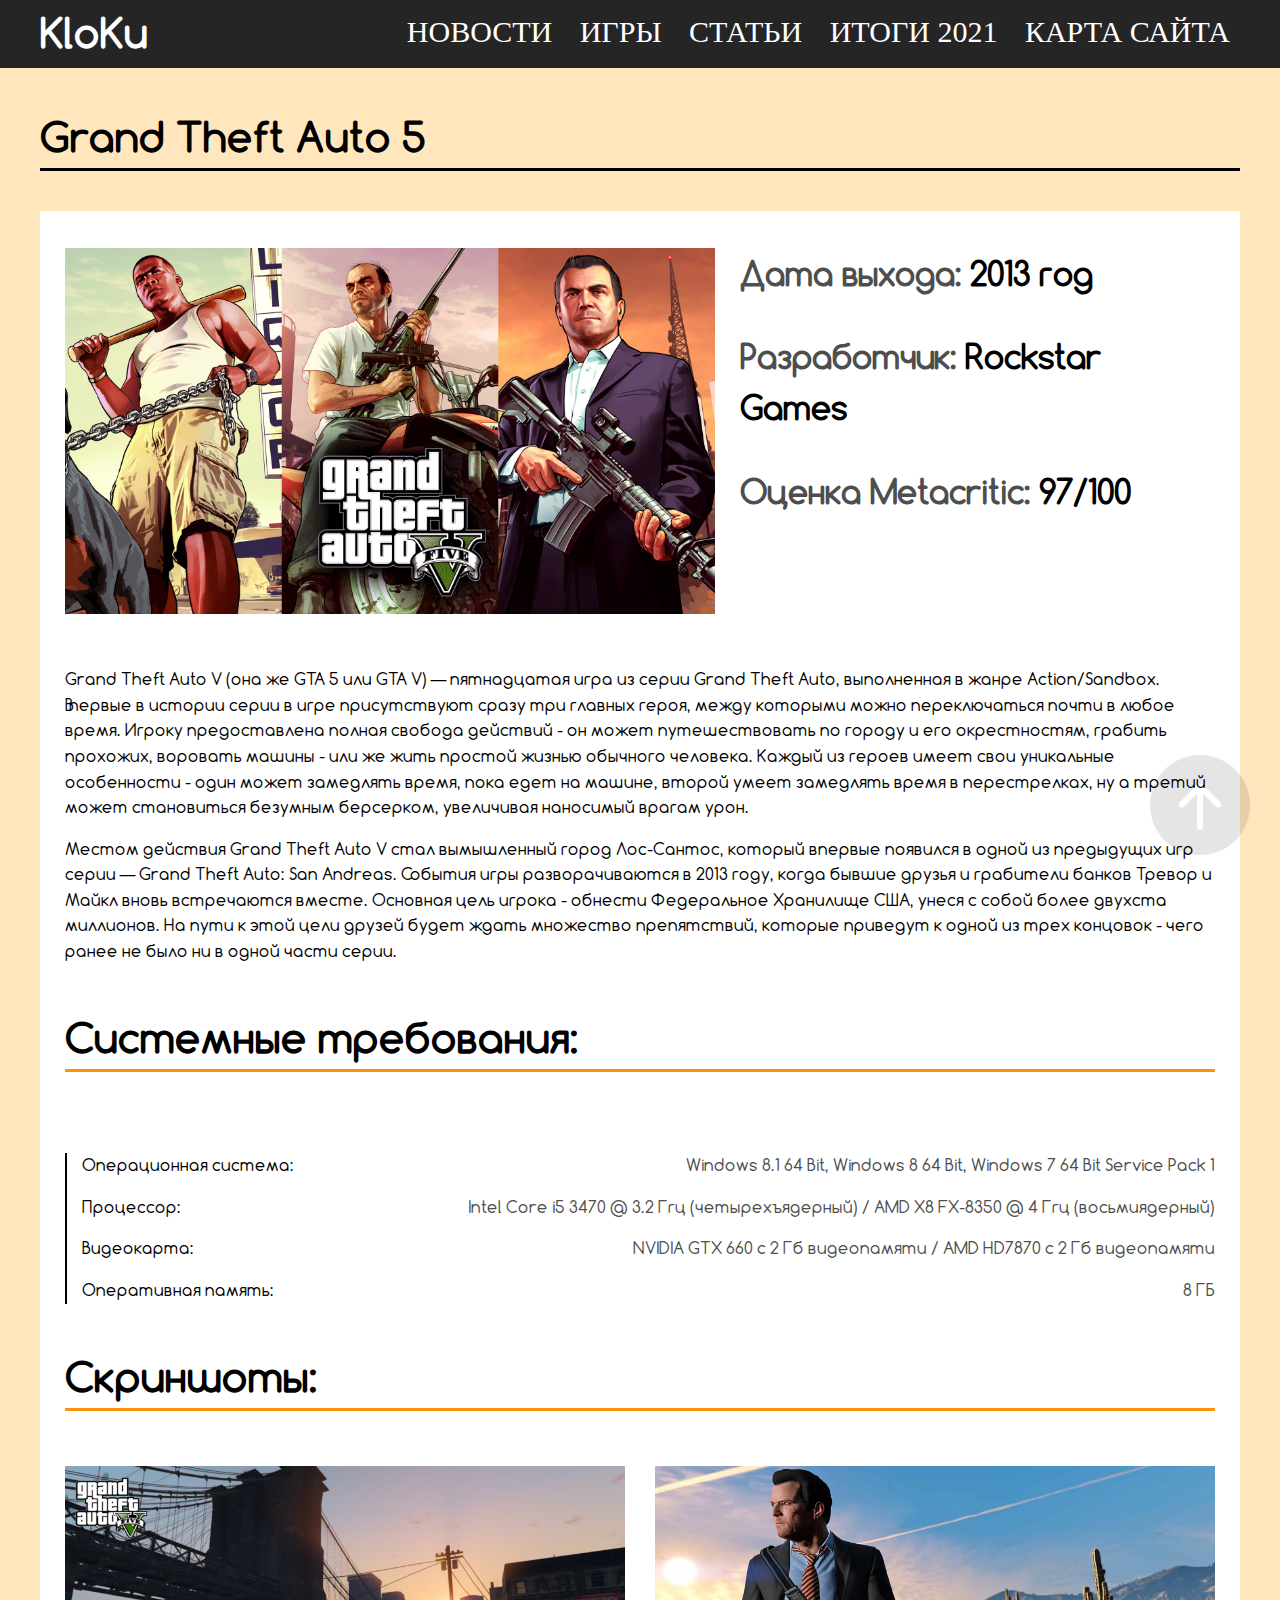
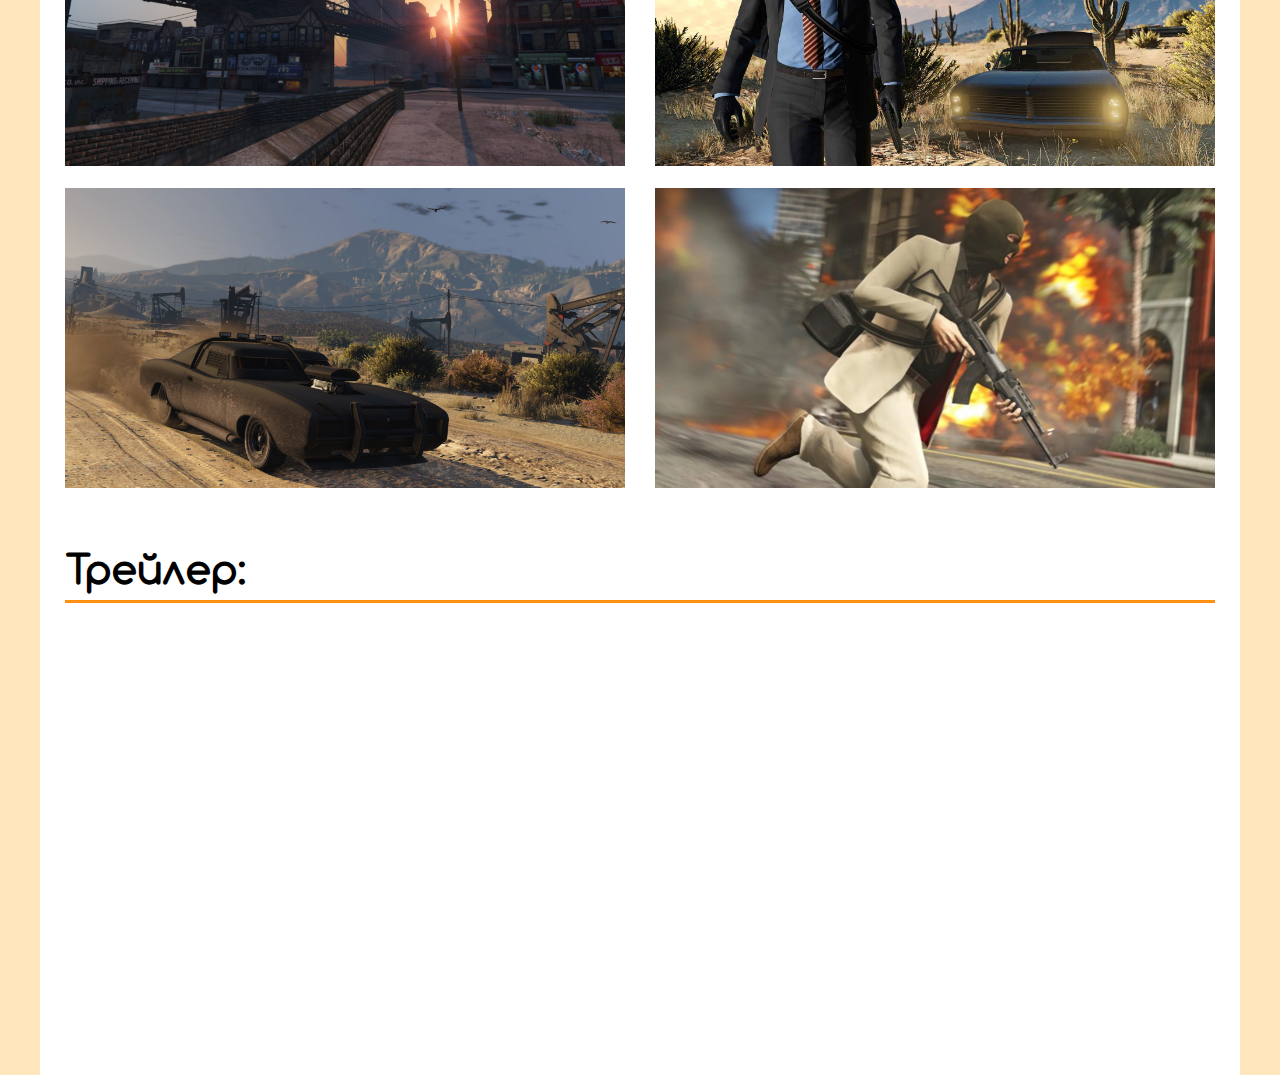
<file: sait/gta5.html>
<!DOCTYPE html>
<html lang="ru">
<head>
    <meta charset="UTF-8">
    <link rel="stylesheet" href="assets/css/style.css">
    <title>KloKu</title>
</head>
<body>
    <header class="header">
        <div class="container">
            <div class="header_inner">
                <div ><a class="header_logo" href="index.html">KloKu</a></div>

                <nav class="nav">
                    <a class="nav_link" href="index.html">НОВОСТИ</a>
                    <a class="nav_link" href="igri.html">ИГРЫ</a>
                    <a class="nav_link" href="statyi.html">СТАТЬИ</a>
                    <a class="nav_link" href="top.html">ИТОГИ 2021</a>
                    <a class="nav_link" href="karta.html">КАРТА САЙТА</a>
                </nav>
            </div>
            <p class="igri">Grand Theft Auto 5</p>
            <div class="wither">
                <div>
                    <a><img class= "igriimage" src="assets/images/grand.jpg" align="left"></a>
                    <p class="info"><span>Дата выхода:</span> 2013 год</p>
                    <p class="info"><span>Разработчик:</span> Rockstar Games</p>
                    <p class="info"><span>Оценка Metacritic: </span>97/100</p>
                    <br>
                    <br>
                    <br>
                    <br>
                    <p>Grand Theft Auto V (она же GTA 5 или GTA V) — пятнадцатая игра из серии Grand Theft Auto, выполненная в жанре Action/Sandbox. Впервые в истории серии в игре присутствуют сразу три главных героя, между которыми можно переключаться почти в любое время. Игроку предоставлена полная свобода действий - он может путешествовать по городу и его окрестностям, грабить прохожих, воровать машины - или же жить простой жизнью обычного человека. Каждый из героев имеет свои уникальные особенности - один может замедлять время, пока едет на машине, второй умеет замедлять время в перестрелках, ну а третий может становиться безумным берсерком, увеличивая наносимый врагам урон.</p>
                    <p>Местом действия Grand Theft Auto V стал вымышленный город Лос-Сантос, который впервые появился в одной из предыдущих игр серии — Grand Theft Auto: San Andreas. События игры разворачиваются в 2013 году, когда бывшие друзья и грабители банков Тревор и Майкл вновь встречаются вместе. Основная цель игрока - обнести Федеральное Хранилище США, унеся с собой более двухста миллионов. На пути к этой цели друзей будет ждать множество препятствий, которые приведут к одной из трех концовок - чего ранее не было ни в одной части серии.</p>
                    <p class="har">Системные требования:</p>
                    <br>
                        <div class="systema">
                             <p>Операционная система: <span class="windows">Windows 8.1 64 Bit, Windows 8 64 Bit, Windows 7 64 Bit Service Pack 1</span></p>
                             <p>Процессор: <span class="windows">Intel Core i5 3470 @ 3.2 Ггц (четырехъядерный) / AMD X8 FX-8350 @ 4 Ггц (восьмиядерный)</span></p>
                             <p>Видеокарта: <span class="windows">NVIDIA GTX 660 с 2 Гб видеопамяти / AMD HD7870 с 2 Гб видеопамяти</span></p>
                             <p>Оперативная память: <span class="windows">8 ГБ</span></p>
                        </div>
                    <p class="har">Cкриншоты:</p>
                    <div class="scrin">
                        <a><img class="scr" src="assets/images/gta1.png"></a>
                        <a><img class="scr" src="assets/images/gta2.jpg"></a>
                    </div>
                    <div class="scrin">
                        <a><img class="scr" src="assets/images/gta3.jpg"></a>
                        <a><img class="scr" src="assets/images/gta4.jpg"></a>
                    </div>
                    <p class="har">Трейлер:</p>
                    <iframe width="700" height="400" src="https://www.youtube.com/embed/QkkoHAzjnUs" frameborder="0" allowfullscreen>
                    </iframe>
                </div>
            
            </div>
            </div>
            <a href=#top><img class="verh" src="assets/images/verh.png"></a>
        </header>
</body>
</html>
</file>
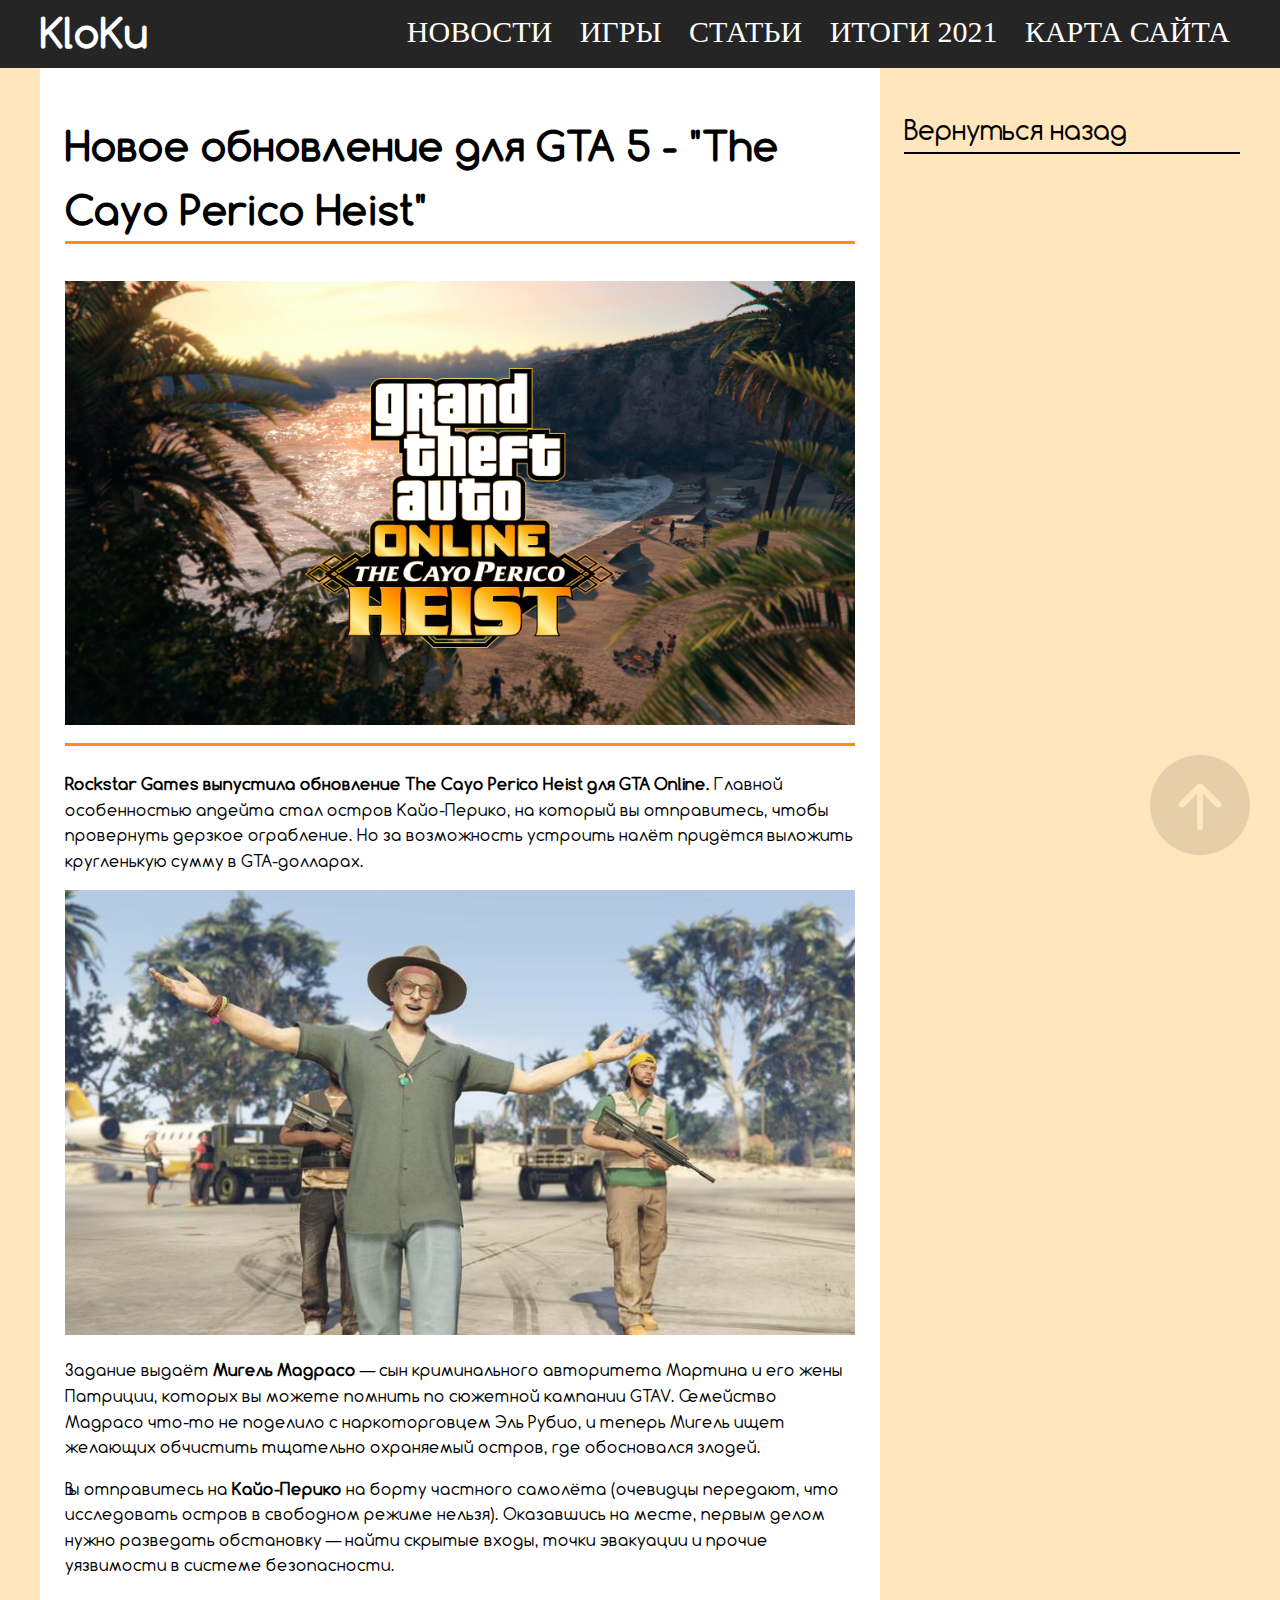
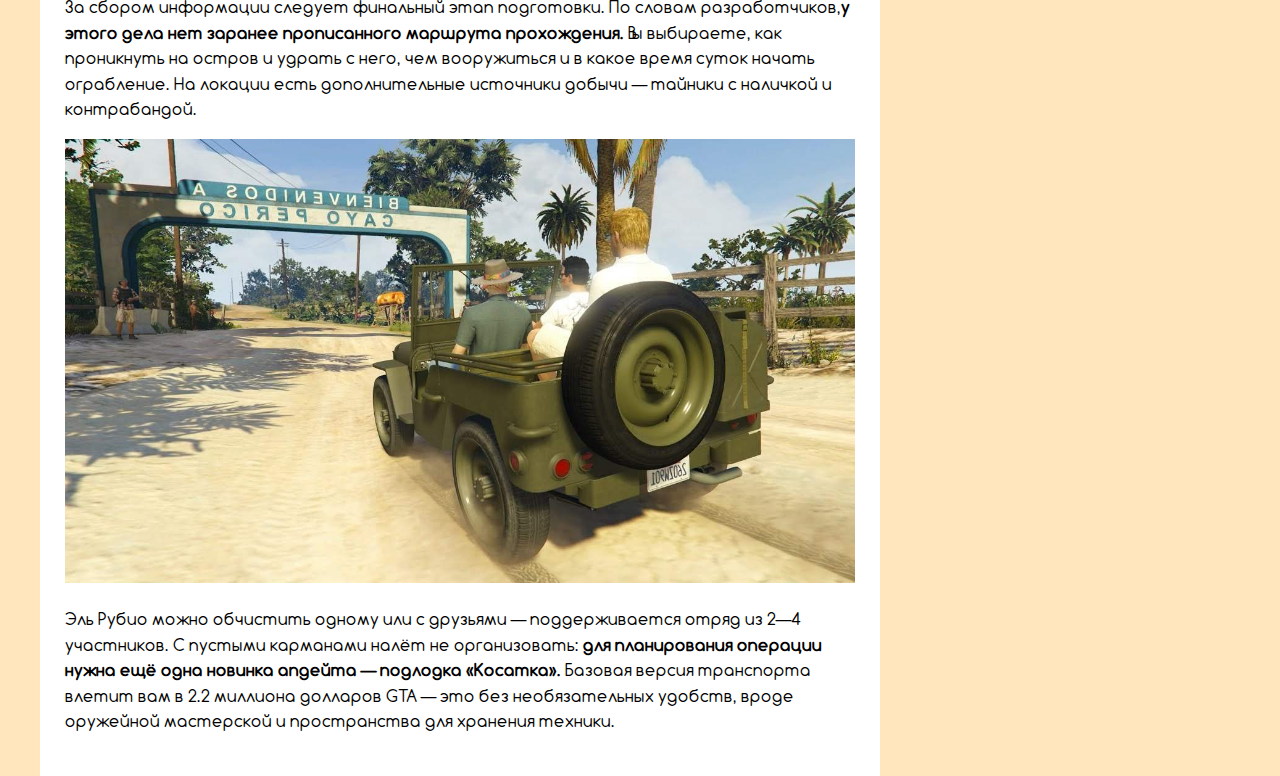
<file: sait/gta_obnova.html>
<!DOCTYPE html>
<html lang="ru">
<head>
    <meta charset="UTF-8">
    <link rel="stylesheet" href="assets/css/style.css">
    <title>KloKu</title>
</head>
<body>
    <header class="header">
        <div class="container">
            <div class="header_inner">
                <div ><a class="header_logo" href="index.html">KloKu</a></div>

                <nav class="nav">
                    <a class="nav_link" href="index.html">НОВОСТИ</a>
                    <a class="nav_link" href="igri.html">ИГРЫ</a>
                    <a class="nav_link" href="statyi.html">СТАТЬИ</a>
                    <a class="nav_link" href="top.html">ИТОГИ 2021</a>
                    <a class="nav_link" href="karta.html">КАРТА САЙТА</a>
                </nav>
            </div>
            <div>
                <a class="back" href="index.html">Bернуться назад</a>
            </div>
            <div class="lenta1">
                <p class="zag">Новое обновление для GTA 5 - "The Cayo Perico Heist"</p>
                <a><img src="assets/images/cayohist.jpg"></a>
                <p class="cybertext">
                    <p><span class="vashno">Rockstar Games выпустила обновление The Cayo Perico Heist для GTA Online.</span> Главной особенностью апдейта стал остров Кайо-Перико, на который вы отправитесь, чтобы провернуть дерзкое ограбление. Но за возможность устроить налёт придётся выложить кругленькую сумму в GTA-долларах.</p>
                    <a><img src="assets/images/percicoheist1.jpg"></a>
                    <p>Задание выдаёт <span class="vashno">Мигель Мадрасо</span> — сын криминального авторитета Мартина и его жены Патриции, которых вы можете помнить по сюжетной кампании GTAV. Семейство Мадрасо что-то не поделило с наркоторговцем Эль Рубио, и теперь Мигель ищет желающих обчистить тщательно охраняемый остров, где обосновался злодей.</p> 
                    <p>Вы отправитесь на <span class="vashno">Кайо-Перико</span> на борту частного самолёта (очевидцы передают, что исследовать остров в свободном режиме нельзя). Оказавшись на месте, первым делом нужно разведать обстановку — найти скрытые входы, точки эвакуации и прочие уязвимости в системе безопасности.</p>
                    <p>За сбором информации следует финальный этап подготовки. По словам разработчиков,<span class="vashno">у этого дела нет заранее прописанного маршрута прохождения.</span> Вы выбираете, как проникнуть на остров и удрать с него, чем вооружиться и в какое время суток начать ограбление. На локации есть дополнительные источники добычи — тайники с наличкой и контрабандой.</p>
                    <a><img src="assets/images/percicoheist2.jpg"></a>
                    <p>Эль Рубио можно обчистить одному или с друзьями — поддерживается отряд из 2—4 участников. С пустыми карманами налёт не организовать: <span class="vashno">для планирования операции нужна ещё одна новинка апдейта — подлодка «Косатка».</span> Базовая версия транспорта влетит вам в 2.2 миллиона долларов GTA — это без необязательных удобств, вроде оружейной мастерской и пространства для хранения техники.</p>
            </div>
        </div>
        <a href=#top><img class="verh" src="assets/images/verh.png"></a>
    </header>
</body>
</html>
</file>
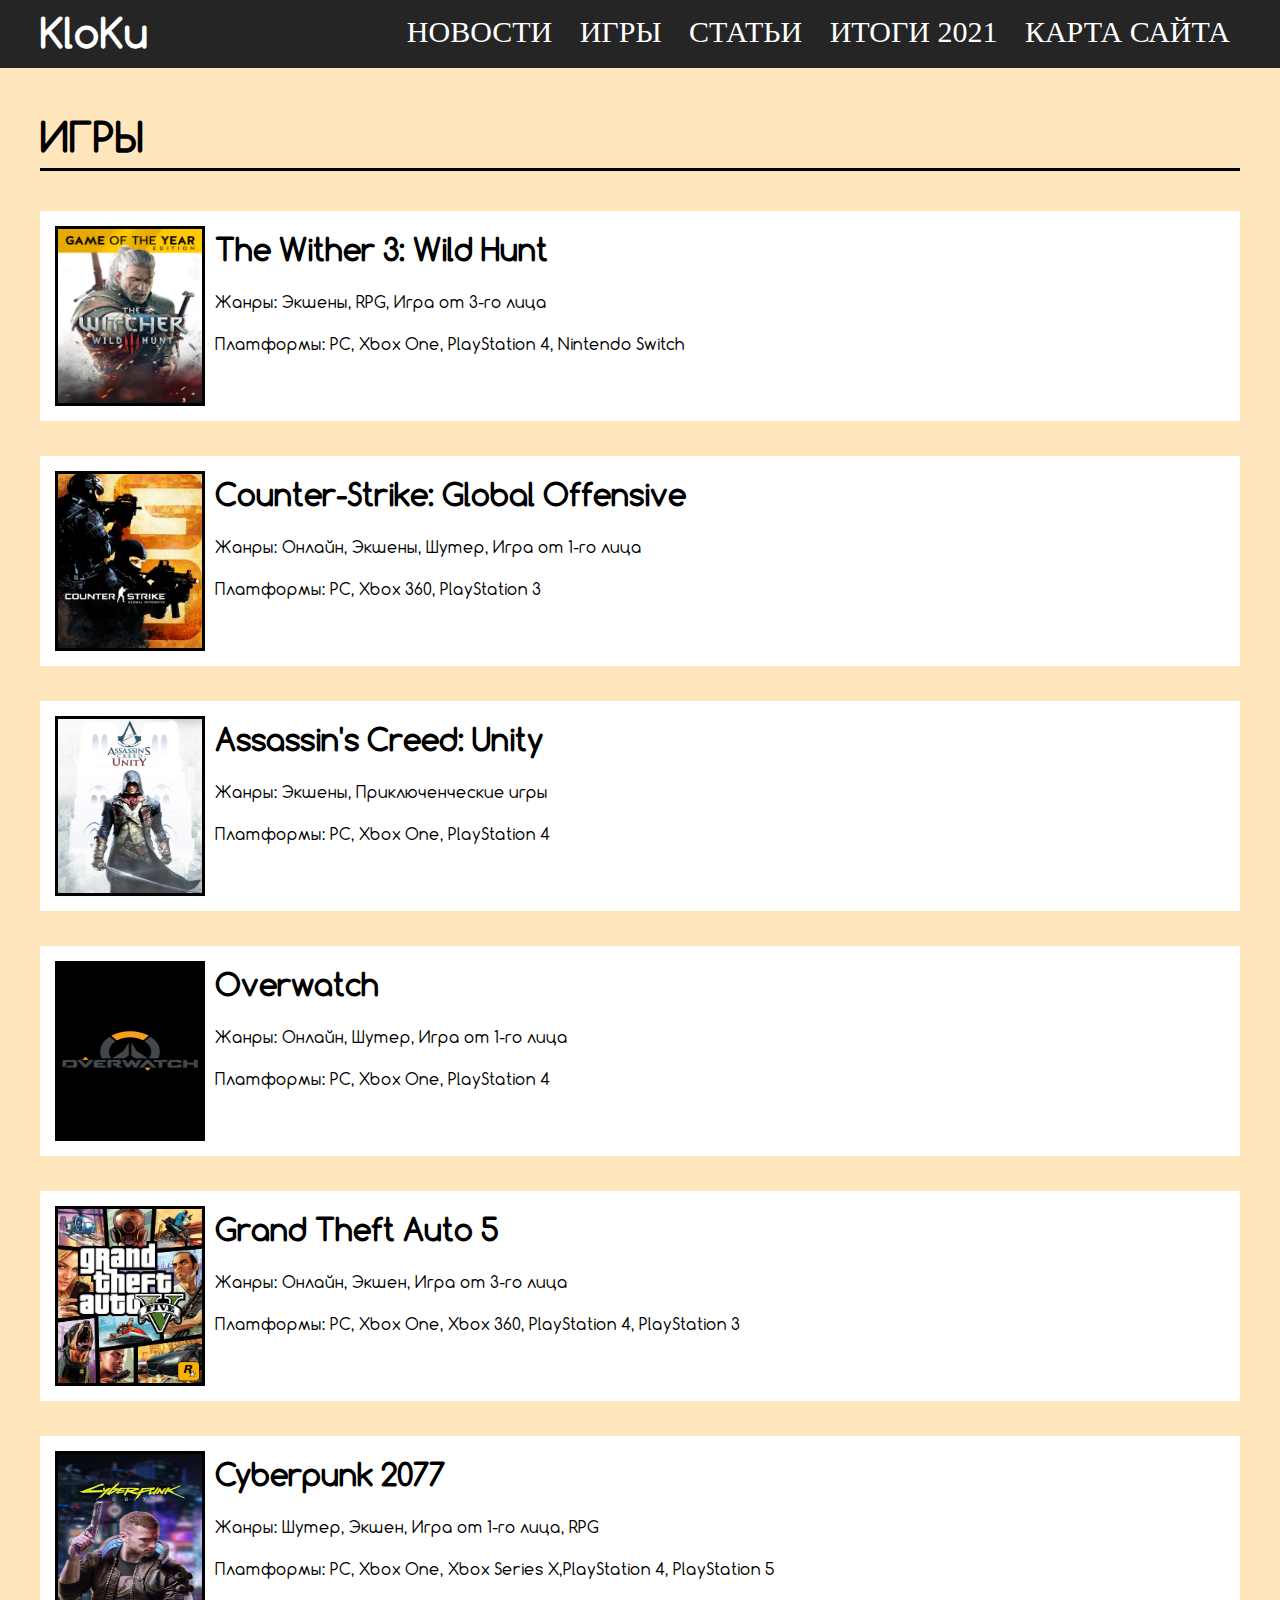
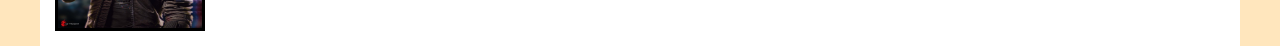
<file: sait/igri.html>
<!DOCTYPE html>
<html lang="ru">
<head>
    <meta charset="UTF-8">
    <link rel="stylesheet" href="assets/css/style.css">
    <title>KloKu</title>
    <link rel="stylesheet" href="https://cdnjs.cloudflare.com/ajax/libs/animate.css/4.1.1/animate.min.css">
</head>
<body>
    <header class="header">
        <div class="container">
            <div class="header_inner">
                <a style="text-decoration: none; display: flex;" href="index.html">
                    <p class="header_logo animate__animated animate__heartBeat animate__infinite" style="margin: 0">K</p>
                    <p class="header_logo animate__animated animate__heartBeat animate__delay-1s animate__infinite" style="margin: 0">l</p>
                    <p class="header_logo animate__animated animate__heartBeat animate__delay-2s animate__infinite" style="margin: 0">o</p>
                    <p class="header_logo animate__animated animate__heartBeat animate__delay-3s animate__infinite" style="margin: 0">K</p>
                    <p class="header_logo animate__animated animate__heartBeat animate__delay-4s animate__infinite" style="margin: 0">u</p>
                </a>

                <nav class="nav">
                    <a class="nav_link" href="index.html">НОВОСТИ</a>
                    <a class="nav_link" href="igri.html">ИГРЫ</a>
                    <a class="nav_link" href="statyi.html">СТАТЬИ</a>
                    <a class="nav_link" href="top.html">ИТОГИ 2021</a>
                    <a class="nav_link" href="karta.html">КАРТА САЙТА</a>
                </nav>
            </div>
            <p class ="igri">ИГРЫ</p>
            <div class="spisok">
                <div class="igra1">
                    <a><img class="spisokimage" src="assets/images/wither3.jpg"></a>
                    <a href="thewither3.html" class="naz">The Wither 3: Wild Hunt</a>
                    <p>Жанры: Экшены, RPG, Игра от 3-го лица</p>
                    <p>Платформы: PC, Xbox One, PlayStation 4, Nintendo Switch</p>
                </div>
                <div class="igra2">
                    <a><img class="spisokimage" src="assets/images/csgo1.jpg"></a>
                    <a href="csgo.html"class="naz">Counter-Strike: Global Offensive</a>
                    <p>Жанры: Онлайн, Экшены, Шутер, Игра от 1-го лица</p>
                    <p>Платформы: PC, Xbox 360, PlayStation 3</p>
                </div>
                <div class="igra3">
                    <a><img class="spisokimage" src="assets/images/assassin.jpg"></a>
                    <a href="Assassin.html" class="naz">Assassin's Creed: Unity</a>
                    <p>Жанры: Экшены, Приключенческие игры</p>
                    <p>Платформы: PC, Xbox One, PlayStation 4</p>
                </div>
                <div class="igra4">
                    <a><img class="spisokimage" src="assets/images/overwatch.png"></a>
                    <a href="Overwatch.html" class="naz">Overwatch</a>
                    <p>Жанры: Онлайн, Шутер, Игра от 1-го лица</p>
                    <p>Платформы: PC, Xbox One, PlayStation 4</p>
                </div>
                <div class="igra5">
                    <a><img class="spisokimage" src="assets/images/gta51.jpg"></a>
                    <a href="gta5.html" class="naz">Grand Theft Auto 5</a>
                    <p>Жанры: Онлайн, Экшен, Игра от 3-го лица</p>
                    <p>Платформы: PC, Xbox One, Xbox 360, PlayStation 4, PlayStation 3</p>
                </div>
                <div class="igra6">
                    <a><img class="spisokimage" src="assets/images/ciberlogo.jpg"></a>
                    <a href="cyberpunk.html" class="naz">Cyberpunk 2077</a>
                    <p>Жанры: Шутер, Экшен, Игра от 1-го лица, RPG</p>
                    <p>Платформы: PC, Xbox One, Xbox Series X,PlayStation 4, PlayStation 5</p>
                </div>
            </div>
            </div>
        </header>
</body>
</html>
</file>
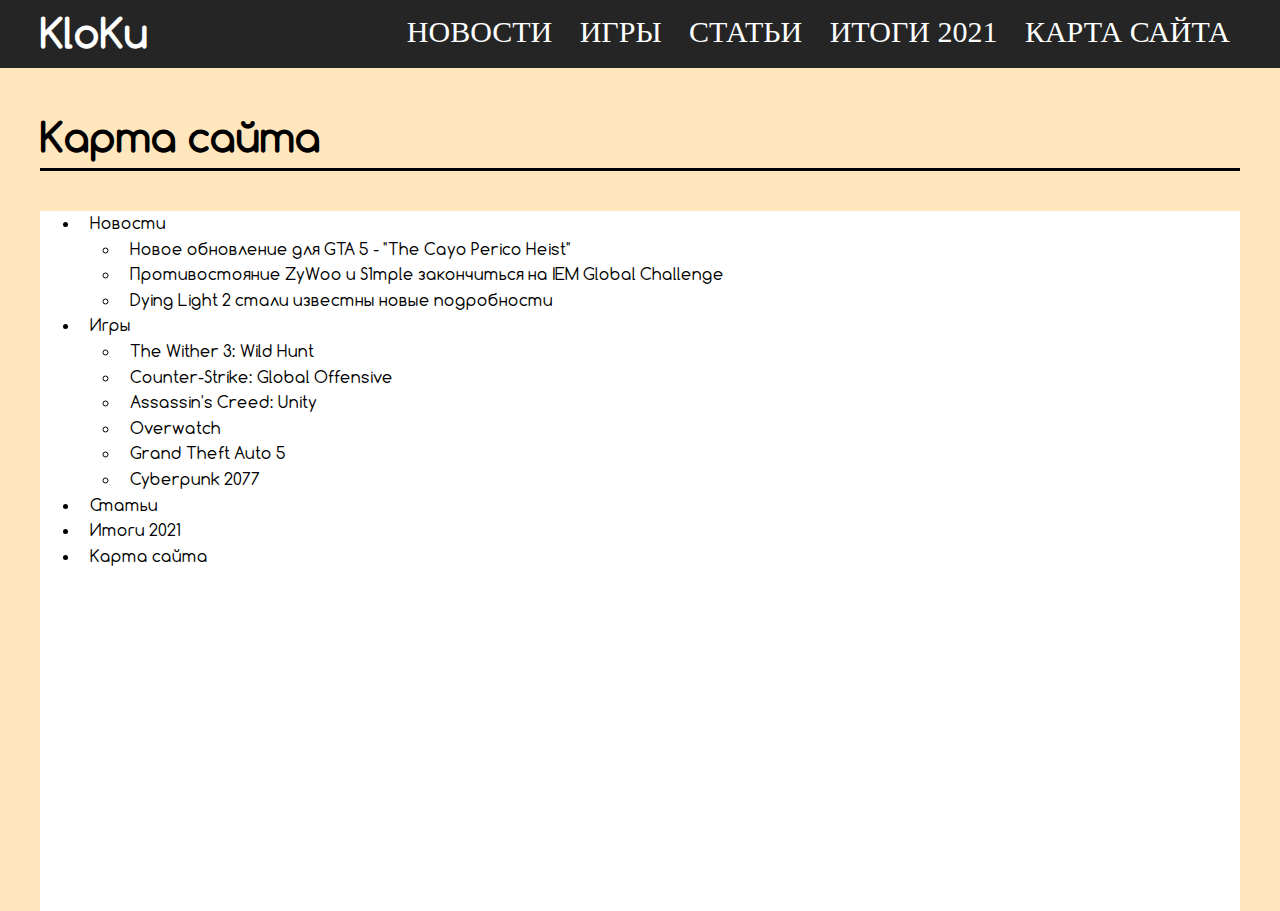
<file: sait/karta.html>
﻿    <!DOCTYPE html>
<html lang="ru">
<head>
    <meta charset="UTF-8">
    <link rel="stylesheet" href="assets/css/style.css">
    <title>KloKu</title>
    <link rel="stylesheet" href="https://cdnjs.cloudflare.com/ajax/libs/animate.css/4.1.1/animate.min.css">
</head>
<body>
    <header class="header">
        <div class="container">
            <div class="header_inner">
                <a style="text-decoration: none; display: flex;" href="index.html">
                    <p class="header_logo animate__animated animate__heartBeat animate__infinite" style="margin: 0">K</p>
                    <p class="header_logo animate__animated animate__heartBeat animate__delay-1s animate__infinite" style="margin: 0">l</p>
                    <p class="header_logo animate__animated animate__heartBeat animate__delay-2s animate__infinite" style="margin: 0">o</p>
                    <p class="header_logo animate__animated animate__heartBeat animate__delay-3s animate__infinite" style="margin: 0">K</p>
                    <p class="header_logo animate__animated animate__heartBeat animate__delay-4s animate__infinite" style="margin: 0">u</p>
                </a>

                <nav class="nav">
                    <a class="nav_link" href="index.html">НОВОСТИ</a>
                    <a class="nav_link" href="igri.html">ИГРЫ</a>
                    <a class="nav_link" href="statyi.html">СТАТЬИ</a>
                    <a class="nav_link" href="top.html">ИТОГИ 2021</a>
                    <a class="nav_link" href="karta.html">КАРТА САЙТА</a>
                </nav>
            </div>
            <p class ="igri">Карта сайта</p>
                <div class=mapsi>
                    <ul>
                        <li><a class="nav_mapsi" href="index.html">Новости</a>
                            <ul>
                                <li><a class="nav_mapsi" href="gta_obnova.html">Новое обновление для GTA 5 - "The Cayo Perico Heist"</a></li>
                                <li><a class="nav_mapsi" href="zywosimple.html"> Противостояние ZyWoo и S1mple закончиться на IEM Global Challenge</a></li>
                                <li><a class="nav_mapsi" href="dyinglight2.html">Dying Light 2 стали известны новые подробности</a></li>
                            </ul>
                            </li>
                        <li><a class="nav_mapsi" href="igri.html">Игры</a>
                            <ul>
                                <li><a class="nav_mapsi" href="thewither3.html">The Wither 3: Wild Hunt</a></li>
                                <li><a class="nav_mapsi" href="csgo.html">Counter-Strike: Global Offensive</a></li>
                                <li><a class="nav_mapsi" href="Assassin.html">Assassin's Creed: Unity</a></li>
                                <li><a class="nav_mapsi" href="Overwatch.html">Overwatch</a></li>
                                <li><a class="nav_mapsi" href="gta5.html">Grand Theft Auto 5</a></li>
                                <li><a class="nav_mapsi" href="cyberpunk.html">Cyberpunk 2077</a></li>
                            </ul>
                        </li>
                        <li><a class="nav_mapsi" href="statyi.html">Статьи</a></li>
                        <li><a class="nav_mapsi" href="top.html">Итоги 2021</a></li>
                        <li><a class="nav_mapsi" href="karta.html">Карта сайта</a></li>
                    </ul>
                </div>
            </div>
    </header>
</body>
</html>
</file>
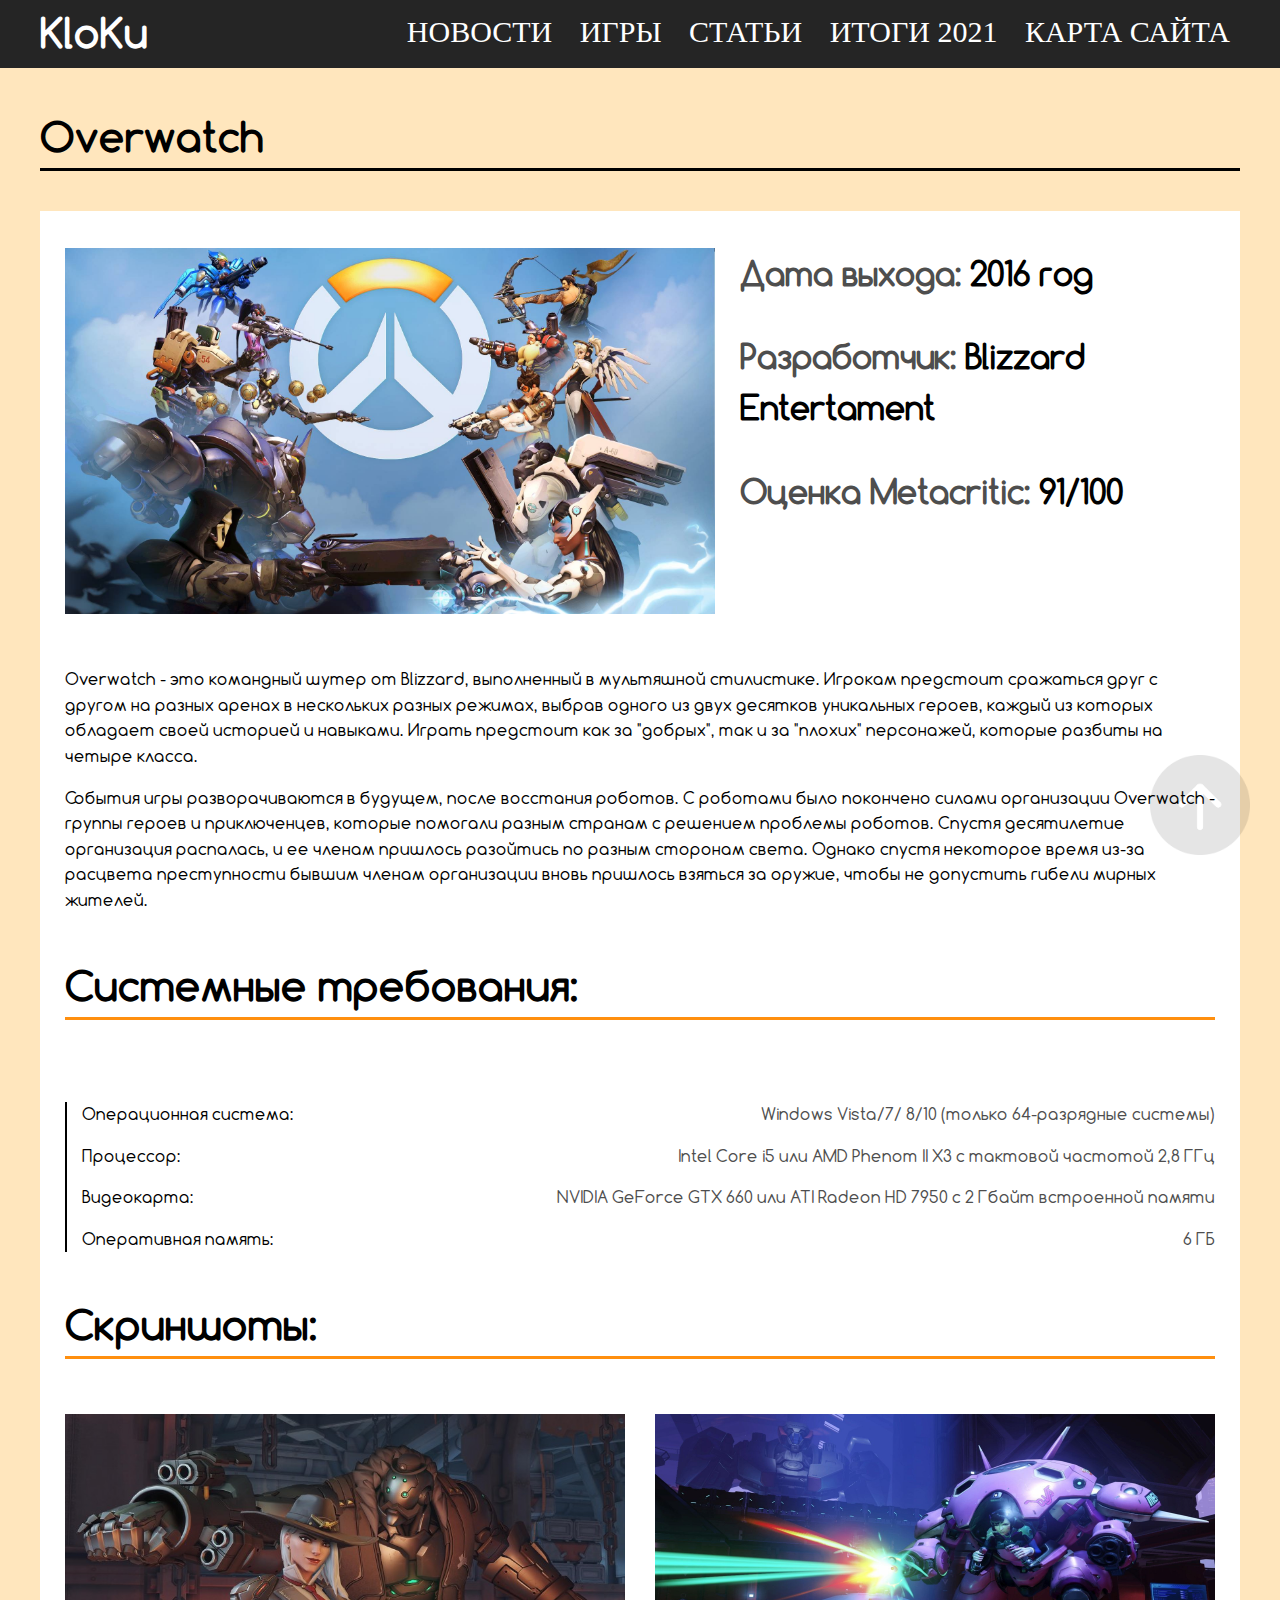
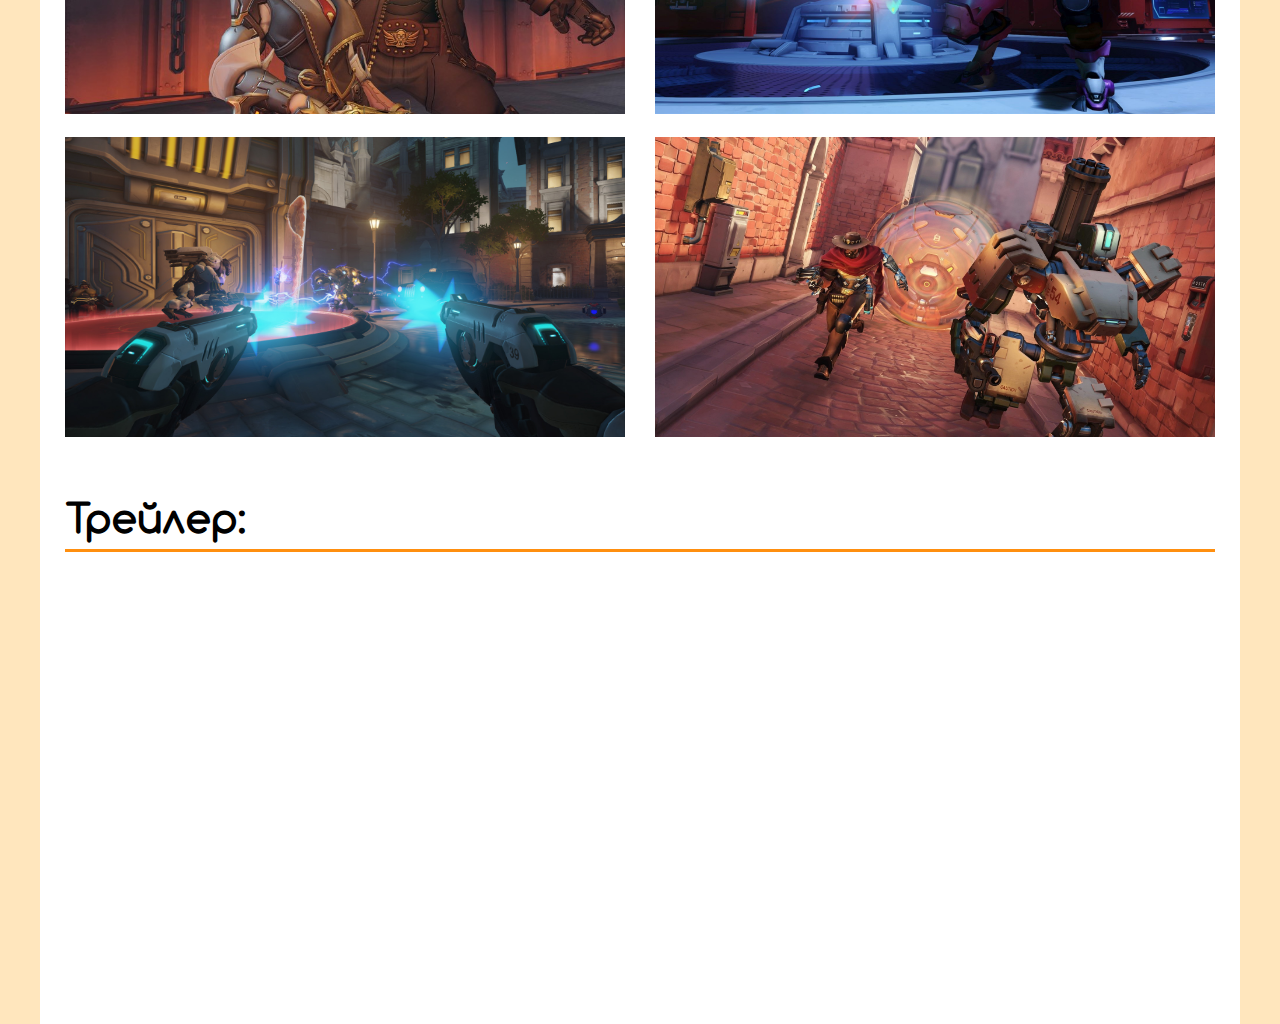
<file: sait/Overwatch.html>
<!DOCTYPE html>
<html lang="ru">
<head>
    <meta charset="UTF-8">
    <link rel="stylesheet" href="assets/css/style.css">
    <title>KloKu</title>
</head>
<body>
    <header class="header">
        <div class="container">
            <div class="header_inner">
                <div ><a class="header_logo" href="index.html">KloKu</a></div>

                <nav class="nav">
                    <a class="nav_link" href="index.html">НОВОСТИ</a>
                    <a class="nav_link" href="igri.html">ИГРЫ</a>
                    <a class="nav_link" href="statyi.html">СТАТЬИ</a>
                    <a class="nav_link" href="top.html">ИТОГИ 2021</a>
                    <a class="nav_link" href="karta.html">КАРТА САЙТА</a>
                </nav>
            </div>
            <p class="igri">Overwatch</p>
            <div class="wither">
                <div>
                    <a><img class= "igriimage" src="assets/images/overwathea.jpg" align="left"></a>
                    <p class="info"><span>Дата выхода:</span> 2016 год</p>
                    <p class="info"><span>Разработчик:</span> Blizzard Entertament</p>
                    <p class="info"><span>Оценка Metacritic: </span>91/100</p>
                    <br>
                    <br>
                    <br>
                    <br>
                    <p>Overwatch - это командный шутер от Blizzard, выполненный в мультяшной стилистике. Игрокам предстоит сражаться друг с другом на разных аренах в нескольких разных режимах, выбрав одного из двух десятков уникальных героев, каждый из которых обладает своей историей и навыками. Играть предстоит как за "добрых", так и за "плохих" персонажей, которые разбиты на четыре класса.</p>
                    <p>События игры разворачиваются в будущем, после восстания роботов. С роботами было покончено силами организации Overwatch - группы героев и приключенцев, которые помогали разным странам с решением проблемы роботов. Cпустя десятилетие организация распалась, и ее членам пришлось разойтись по разным сторонам света. Однако спустя некоторое время из-за расцвета преступности бывшим членам организации вновь пришлось взяться за оружие, чтобы не допустить гибели мирных жителей.</p>
                    <p class="har">Системные требования:</p>
                    <br>
                        <div class="systema">
                             <p>Операционная система: <span class="windows">Windows Vista/7/ 8/10 (только 64-разрядные системы)</span></p>
                             <p>Процессор: <span class="windows">Intel Core i5 или AMD Phenom II X3 с тактовой частотой 2,8 ГГц</span></p>
                             <p>Видеокарта: <span class="windows">NVIDIA GeForce GTX 660 или ATI Radeon HD 7950 с 2 Гбайт встроенной памяти</span></p>
                             <p>Оперативная память: <span class="windows">6 ГБ</span></p>
                        </div>
                    <p class="har">Cкриншоты:</p>
                    <div class="scrin">
                        <a><img class="scr" src="assets/images/over1.jpg"></a>
                        <a><img class="scr" src="assets/images/over2.jpg"></a>
                    </div>
                    <div class="scrin">
                        <a><img class="scr" src="assets/images/over3.jpeg"></a>
                        <a><img class="scr" src="assets/images/over4.jpeg"></a>
                    </div>
                    <p class="har">Трейлер:</p>
                    <iframe width="700" height="400" src="https://www.youtube.com/embed/dushZybUYnM" frameborder="0" allowfullscreen>
                    </iframe>
                </div>
            
            </div>
            </div>
            <a href=#top><img class="verh" src="assets/images/verh.png"></a>
        </header>
</body>
</html>
</file>
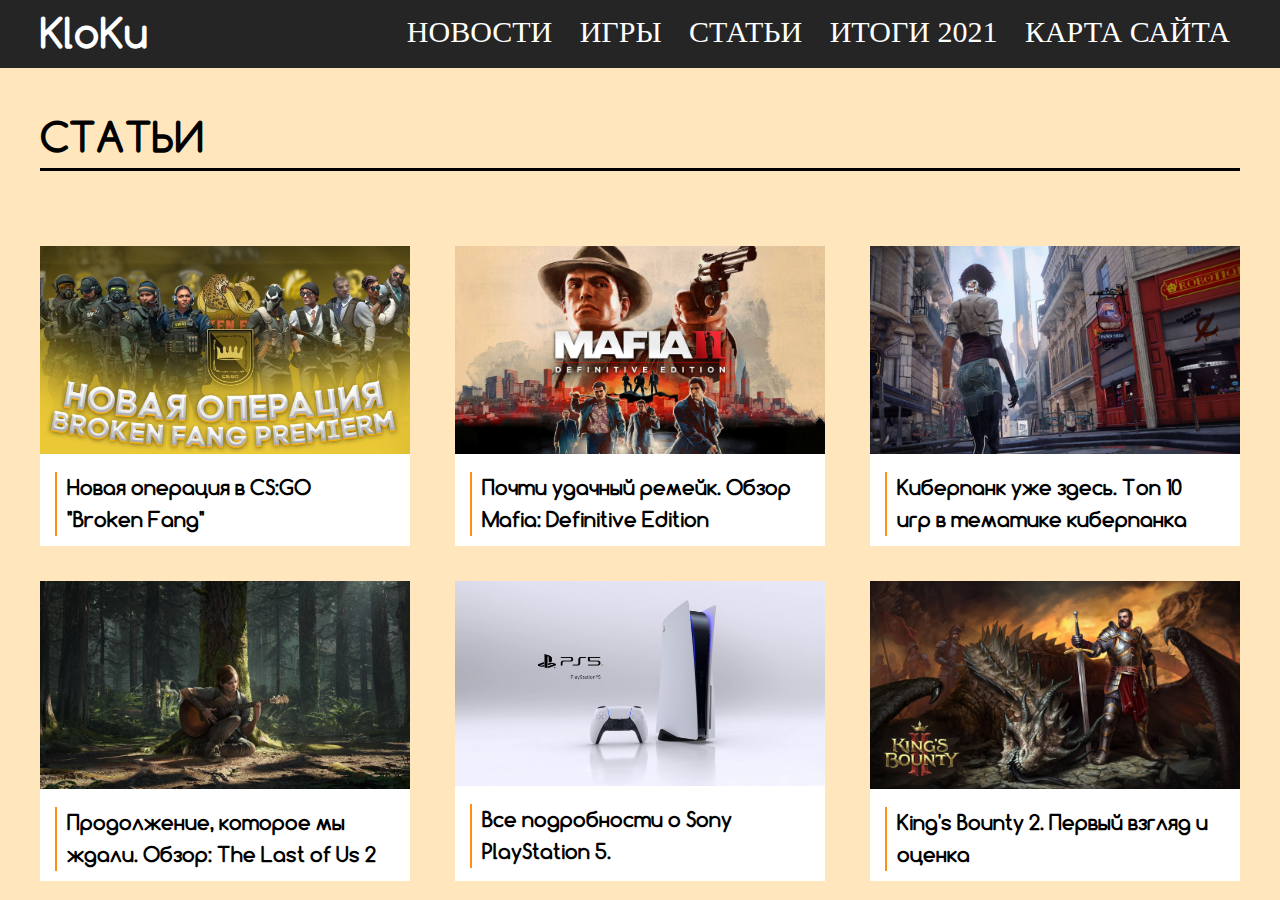
<file: sait/statyi.html>
<!DOCTYPE html>
<html lang="ru">
<head>
    <meta charset="UTF-8">
    <link rel="stylesheet" href="assets/css/style.css">
    <title>KloKu</title>
    <link rel="stylesheet" href="https://cdnjs.cloudflare.com/ajax/libs/animate.css/4.1.1/animate.min.css">
</head>
<body>
    <header class="header">
        <div class="container">
            <div class="header_inner">
                <a style="text-decoration: none; display: flex;" href="index.html">
                    <p class="header_logo animate__animated animate__heartBeat animate__infinite" style="margin: 0">K</p>
                    <p class="header_logo animate__animated animate__heartBeat animate__delay-1s animate__infinite" style="margin: 0">l</p>
                    <p class="header_logo animate__animated animate__heartBeat animate__delay-2s animate__infinite" style="margin: 0">o</p>
                    <p class="header_logo animate__animated animate__heartBeat animate__delay-3s animate__infinite" style="margin: 0">K</p>
                    <p class="header_logo animate__animated animate__heartBeat animate__delay-4s animate__infinite" style="margin: 0">u</p>
                </a>

                <nav class="nav">
                    <a class="nav_link" href="index.html">НОВОСТИ</a>
                    <a class="nav_link" href="igri.html">ИГРЫ</a>
                    <a class="nav_link" href="statyi.html">СТАТЬИ</a>
                    <a class="nav_link" href="top.html">ИТОГИ 2021</a>
                    <a class="nav_link" href="karta.html">КАРТА САЙТА</a>
                </nav>
            </div>
            <p class ="igri">CТАТЬИ</p>
            <div class="staty">
                <div class=block1>
                    <a><img src ="assets/images/oper.jpg"></a>
                    <p class="statzag">Новая операция в CS:GO "Broken Fang"</p>
                </div>
                <div class=block2>
                    <a><img src ="assets/images/mafia.jpg"></a>
                    <p class="statzag">Почти удачный ремейк. Обзор Mafia: Definitive Edition</p>
                </div>
                <div class=block3>
                    <a><img src ="assets/images/kiber.jpg"></a>
                    <p class="statzag">Киберпанк уже здесь. Топ 10 игр в тематике киберпанка</p>
                </div>
            </div>
            <div class="staty">
                <div class=block4>
                    <a><img src ="assets/images/lastus.jpg"></a>
                    <p class="statzag">Продолжение, которое мы ждали. Обзор: The Last of Us 2</p>
                </div>
                <div class=block5>
                    <a><img src ="assets/images/ps5.png"></a>
                    <p class="statzag">Bсе подробности о Sony PlayStation 5. </p>
                </div>
                <div class=block6>
                    <a><img src ="assets/images/kings1.jpeg"></a>
                    <p class="statzag">King's Bounty 2. Первый взгляд и оценка</p>
                </div>
            </div>
        </div>
    </header>
</body>
</html>
</file>
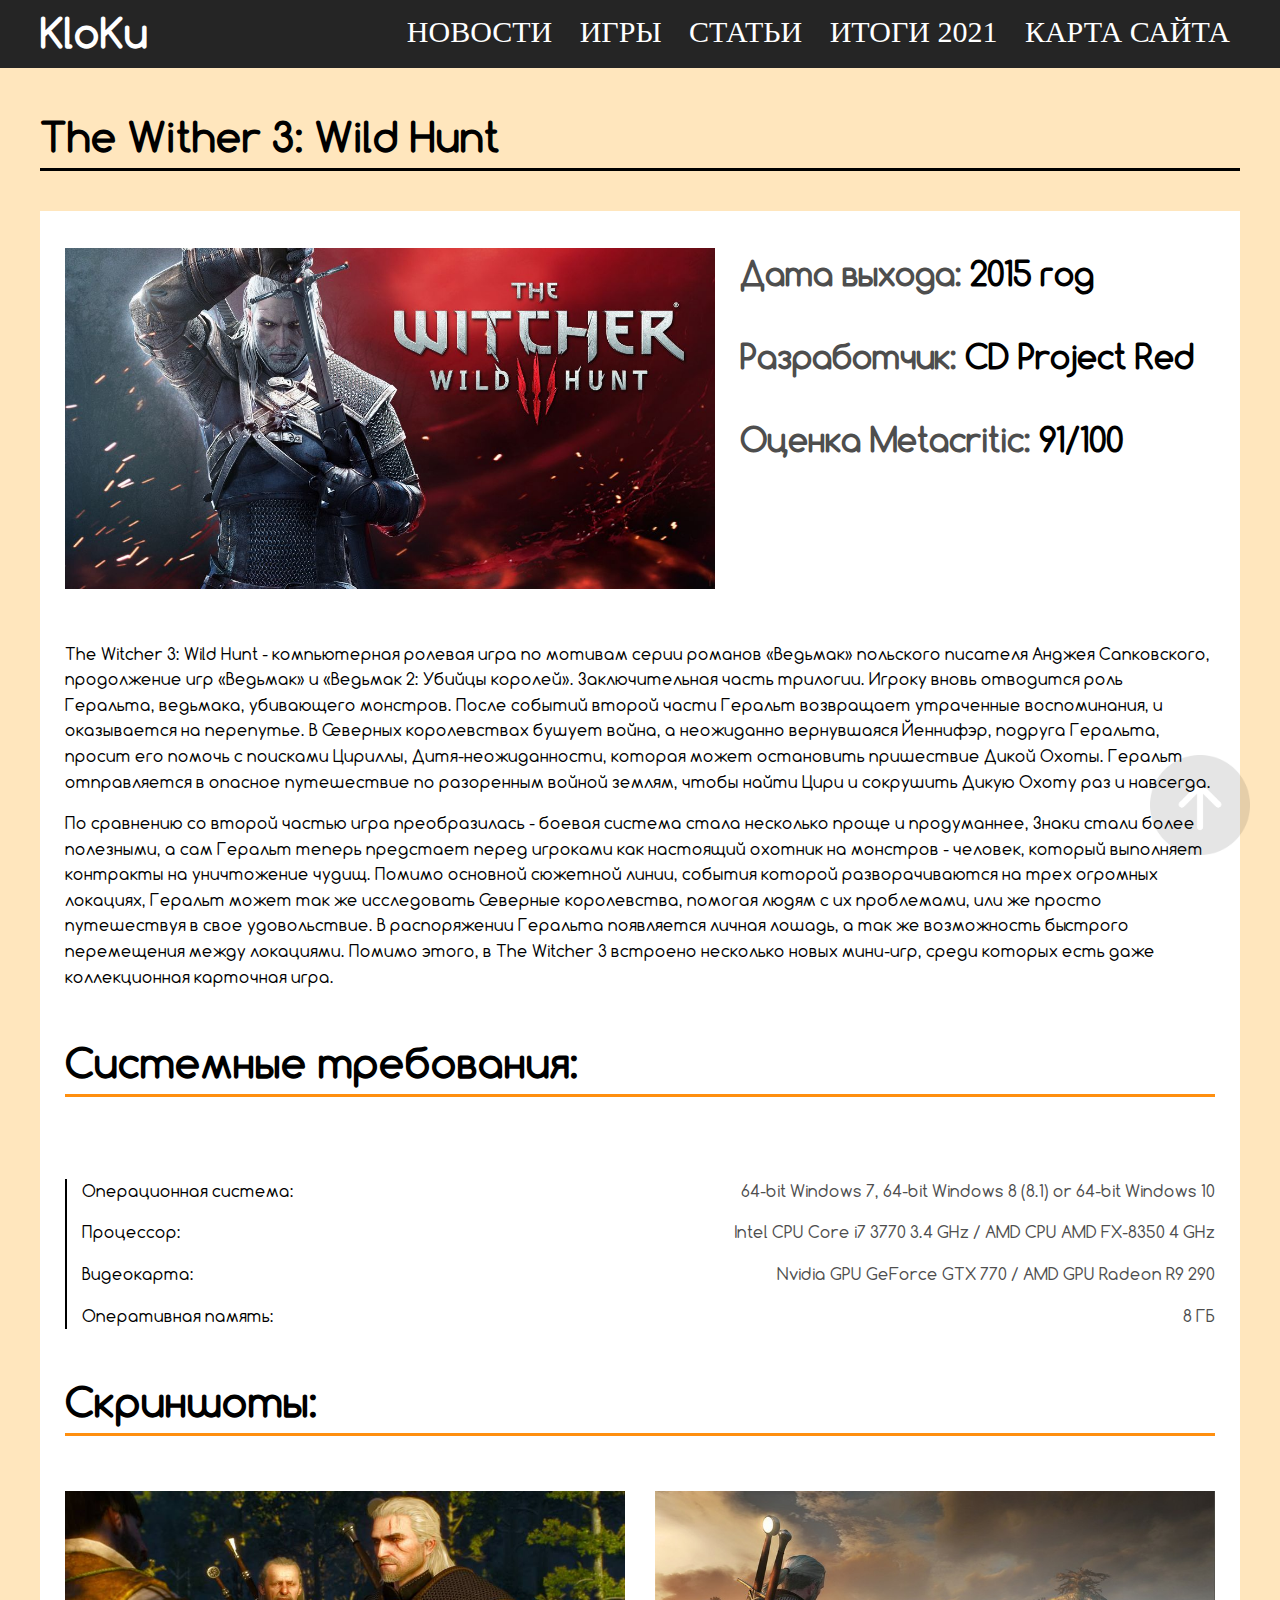
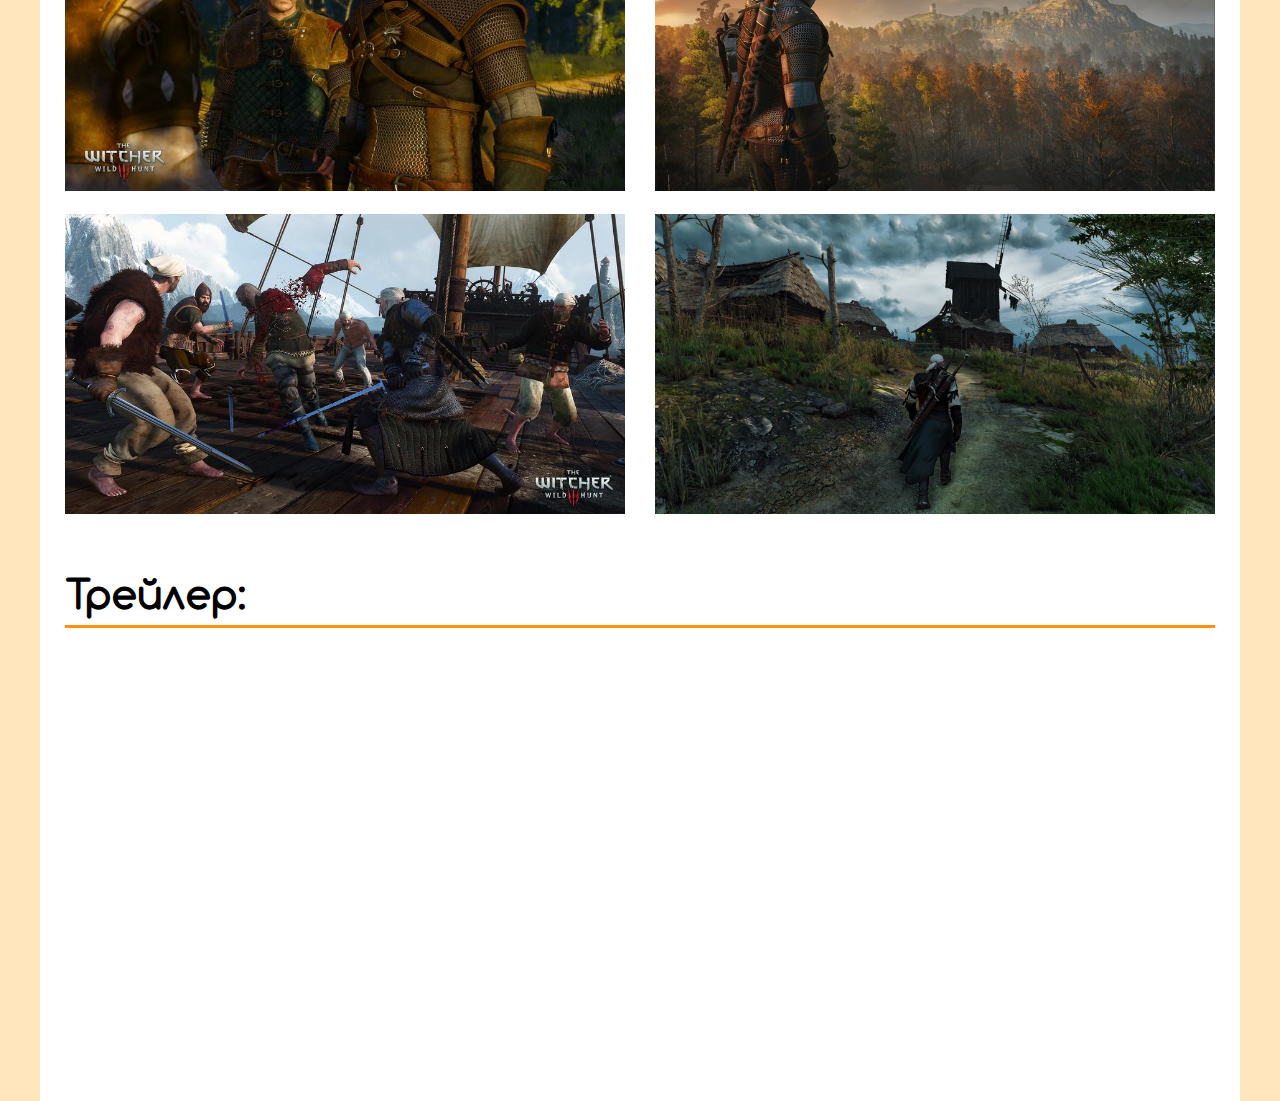
<file: sait/thewither3.html>
<!DOCTYPE html>
<html lang="ru">
<head>
    <meta charset="UTF-8">
    <link rel="stylesheet" href="assets/css/style.css">
    <title>KloKu</title>
</head>
<body>
    <header class="header">
        <div class="container">
            <div class="header_inner">
                <div ><a class="header_logo" href="index.html">KloKu</a></div>

                <nav class="nav">
                    <a class="nav_link" href="index.html">НОВОСТИ</a>
                    <a class="nav_link" href="igri.html">ИГРЫ</a>
                    <a class="nav_link" href="statyi.html">СТАТЬИ</a>
                    <a class="nav_link" href="top.html">ИТОГИ 2021</a>
                    <a class="nav_link" href="karta.html">КАРТА САЙТА</a>
                </nav>
            </div>
            <p class="igri">The Wither 3: Wild Hunt</p>
            <div class="wither">
                <div>
                    <a><img class= "igriimage" src="assets/images/vedmak.jpg" align="left"></a>
                    <p class="info"><span>Дата выхода:</span> 2015 год</p>
                    <p class="info"><span>Разработчик:</span> CD Project Red</p>
                    <p class="info"><span>Оценка Metacritic: </span>91/100</p>
                    <br>
                    <br>
                    <br>
                    <br>
                    <br>
                    <p>The Witcher 3: Wild Hunt - компьютерная ролевая игра по мотивам серии романов «Вeдьмак» польского писателя Анджея Сапковского, продолжение игр «Вeдьмак» и «Вeдьмак 2: Убийцы королей». Заключительная часть трилогии. Игроку вновь отводится роль Геральта, ведьмака, убивающего монстров. После событий второй части Геральт возвращает утраченные воспоминания, и оказывается на перепутье. В Северных королевствах бушует война, а неожиданно вернувшаяся Йеннифэр, подруга Геральта, просит его помочь с поисками Цириллы, Дитя-неожиданности, которая может остановить пришествие Дикой Охоты. Геральт отправляется в опасное путешествие по разоренным войной землям, чтобы найти Цири и сокрушить Дикую Охоту раз и навсегда.</p>
                    <p>По сравнению со второй частью игра преобразилась - боевая система стала несколько проще и продуманнее, Знаки стали более полезными, а сам Геральт теперь предстает перед игроками как настоящий охотник на монстров - человек, который выполняет контракты на уничтожение чудищ. Помимо основной сюжетной линии, события которой разворачиваются на трех огромных локациях, Геральт может так же исследовать Северные королевства, помогая людям с их проблемами, или же просто путешествуя в свое удовольствие. В распоряжении Геральта появляется личная лошадь, а так же возможность быстрого перемещения между локациями. Помимо этого, в The Witcher 3 встроено несколько новых мини-игр, среди которых есть даже коллекционная карточная игра.</p>
                    <p class="har">Системные требования:</p>
                    <br>
                        <div class="systema">
                             <p>Операционная система: <span class="windows">64-bit Windows 7, 64-bit Windows 8 (8.1) or 64-bit Windows 10</span></p>
                             <p>Процессор: <span class="windows">Intel CPU Core i7 3770 3.4 GHz / AMD CPU AMD FX-8350 4 GHz</span></p>
                             <p>Видеокарта: <span class="windows">Nvidia GPU GeForce GTX 770 / AMD GPU Radeon R9 290</span></p>
                             <p>Оперативная память: <span class="windows">8 ГБ</span></p>
                        </div>
                    <p class="har">Cкриншоты:</p>
                    <div class="scrin">
                        <a><img class="scr" src="assets/images/scrin1.jpg"></a>
                        <a><img class="scr" src="assets/images/scrin2.jpeg"></a>
                    </div>
                    <div class="scrin">
                        <a><img class="scr" src="assets/images/scrin3.jpg"></a>
                        <a><img class="scr" src="assets/images/scrin4.png"></a>
                    </div>
                    <p class="har">Трейлер:</p>
                    <iframe width="700" height="400" src="https://www.youtube.com/embed/c0i88t0Kacs" frameborder="0" allowfullscreen>
                    </iframe>
                </div>
            
            </div>
            </div>
            <a href=#top><img class="verh" src="assets/images/verh.png"></a>
        </header>
</body>
</html>
</file>
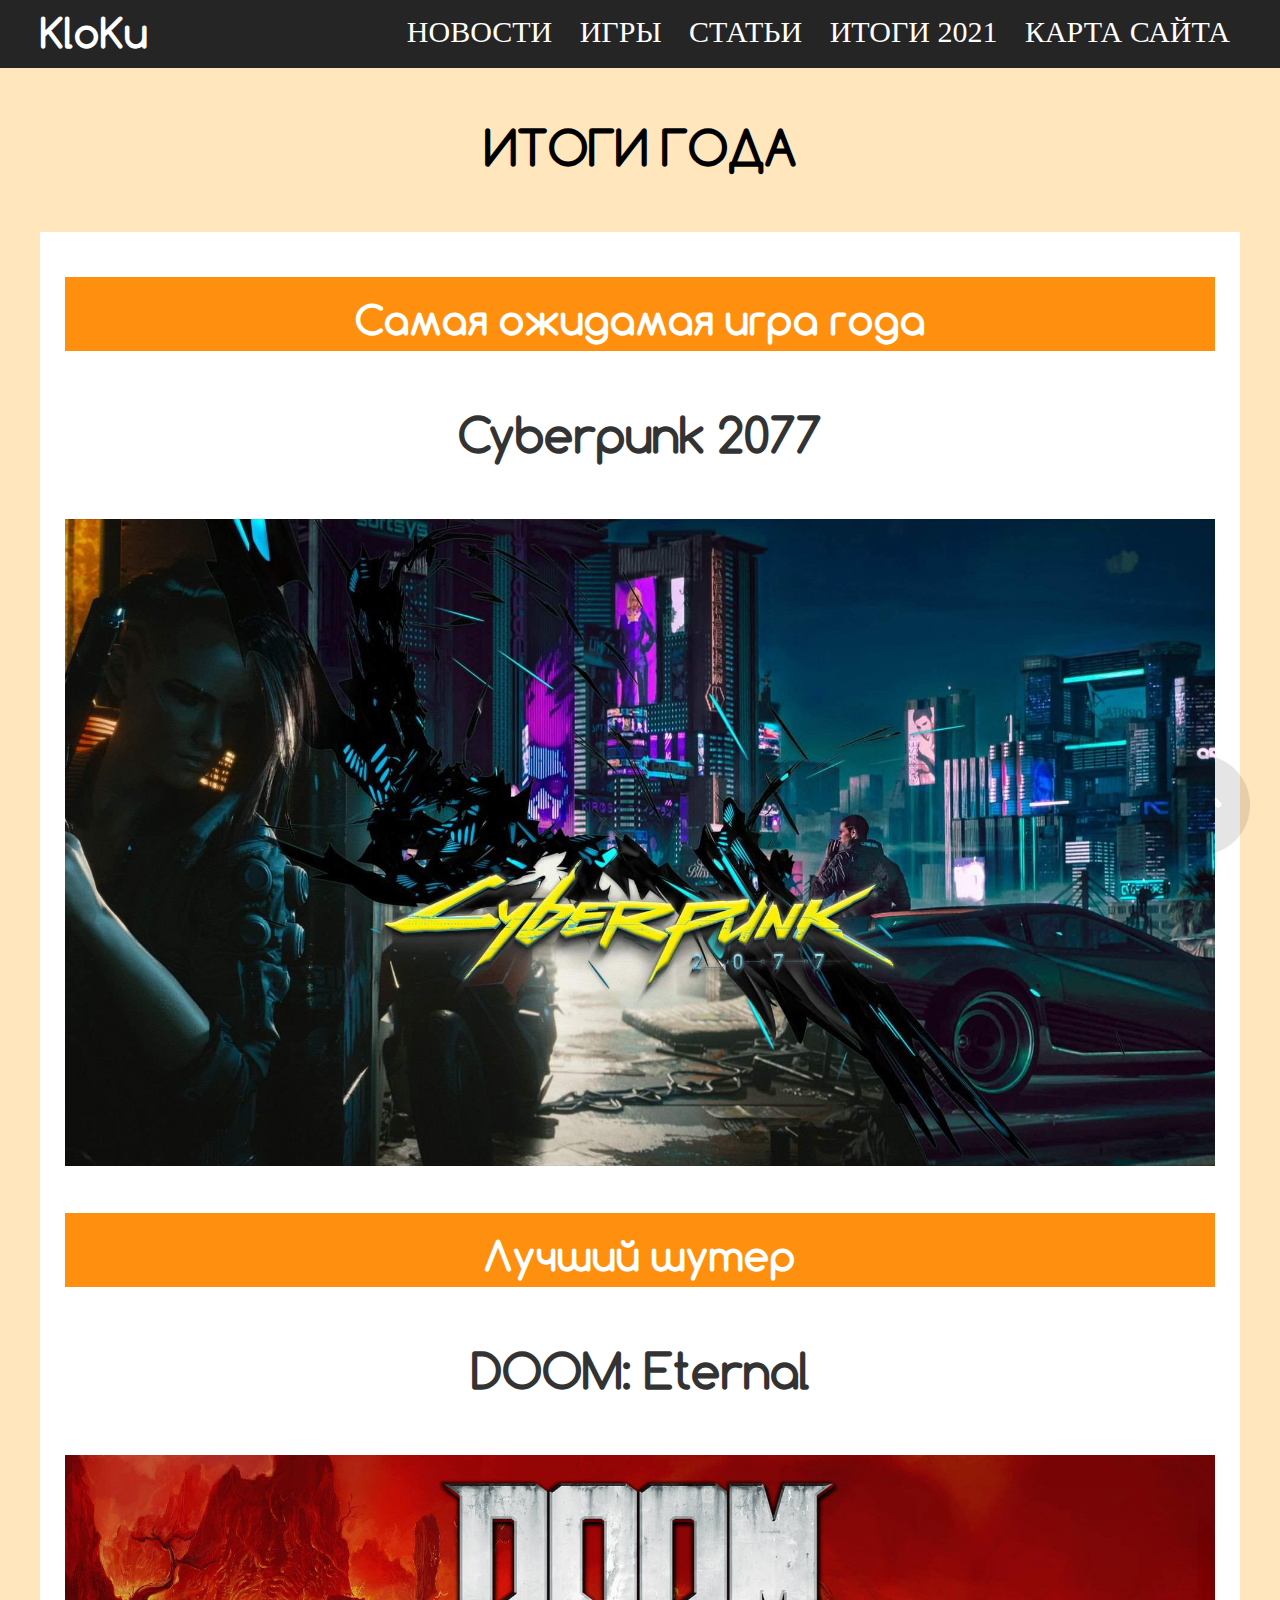
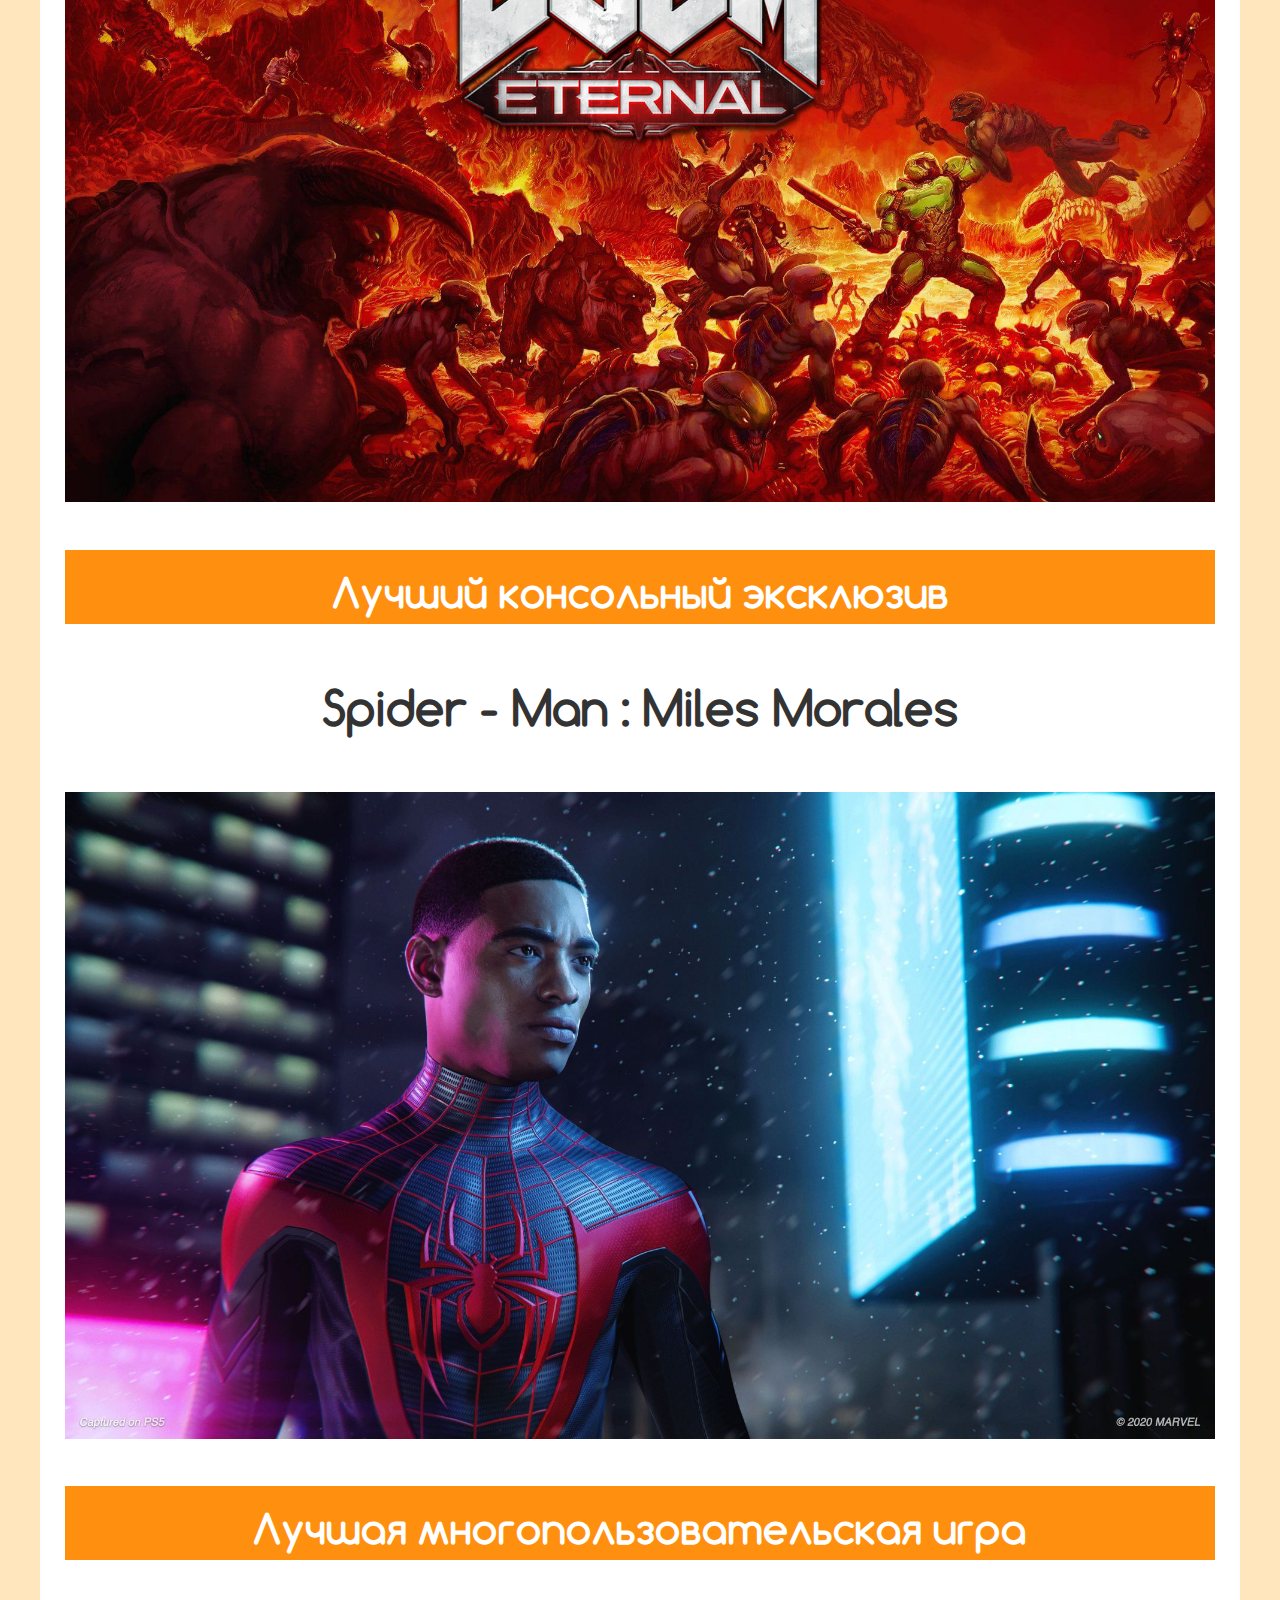
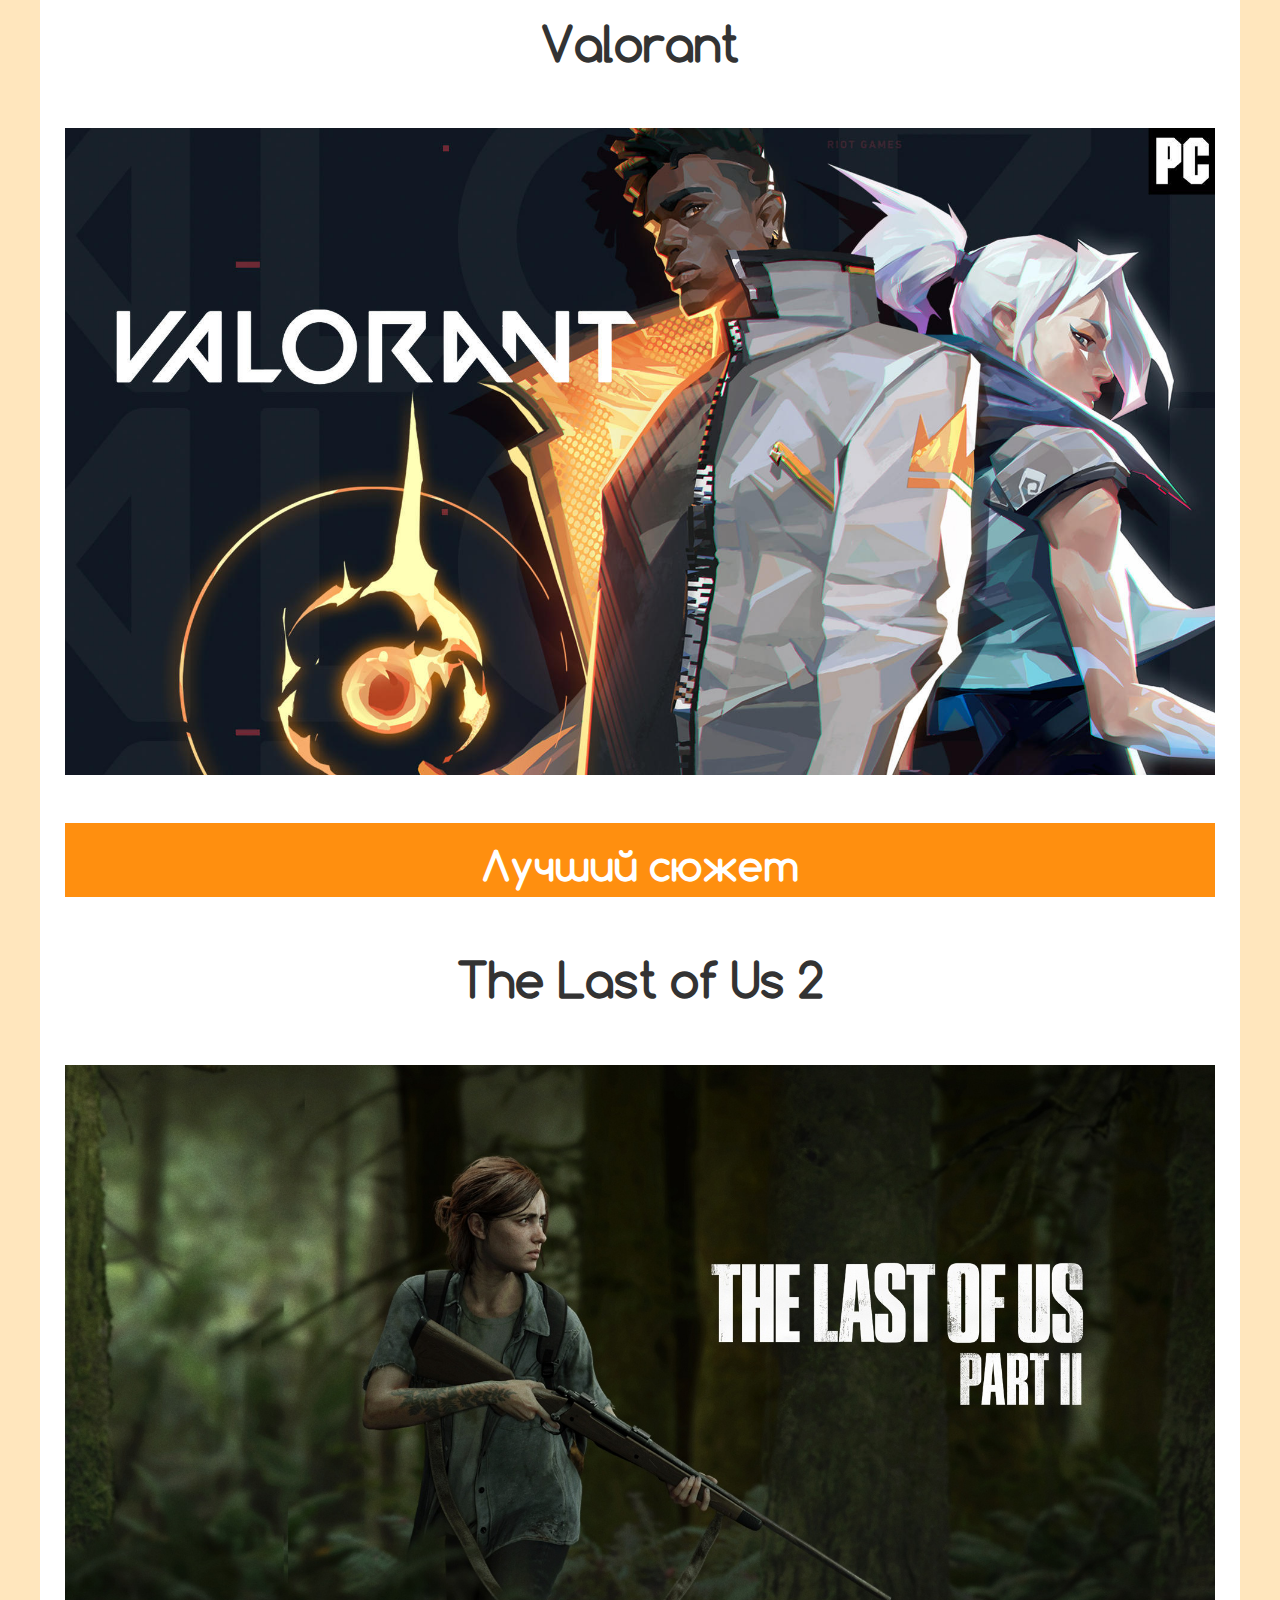
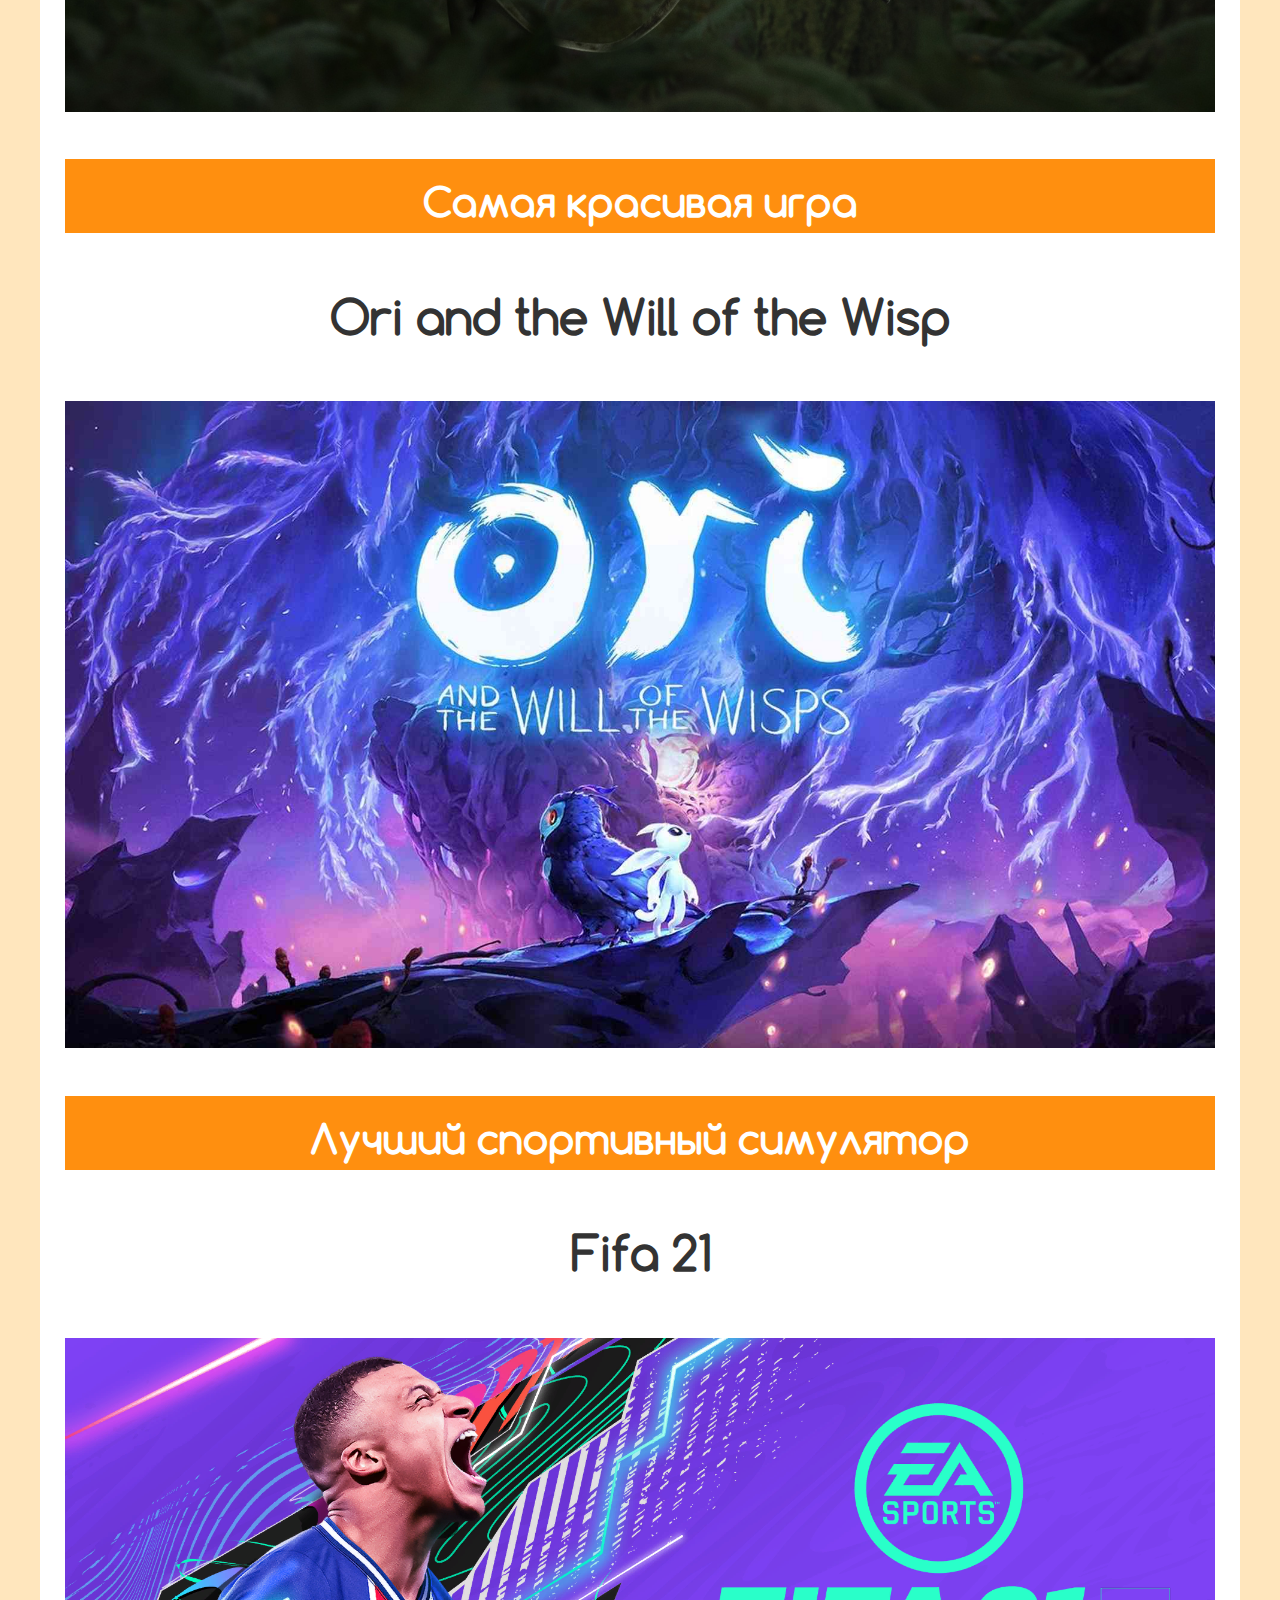
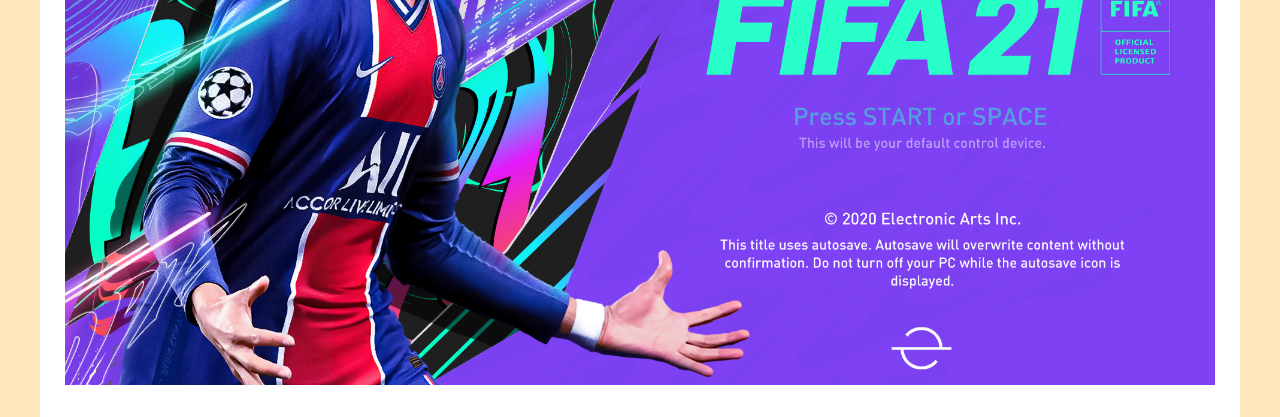
<file: sait/top.html>
<!DOCTYPE html>
<html lang="ru">
<head>
    <meta charset="UTF-8">
    <link rel="stylesheet" href="assets/css/style.css">
    <title>KloKu</title>
    <link rel="stylesheet" href="https://cdnjs.cloudflare.com/ajax/libs/animate.css/4.1.1/animate.min.css">
</head>
<body>
    <header class="header">
        <div class="container">
            <div class="header_inner">
                <a style="text-decoration: none; display: flex;" href="index.html">
                    <p class="header_logo animate__animated animate__heartBeat animate__infinite" style="margin: 0">K</p>
                    <p class="header_logo animate__animated animate__heartBeat animate__delay-1s animate__infinite" style="margin: 0">l</p>
                    <p class="header_logo animate__animated animate__heartBeat animate__delay-2s animate__infinite" style="margin: 0">o</p>
                    <p class="header_logo animate__animated animate__heartBeat animate__delay-3s animate__infinite" style="margin: 0">K</p>
                    <p class="header_logo animate__animated animate__heartBeat animate__delay-4s animate__infinite" style="margin: 0">u</p>
                </a>

                <nav class="nav">
                    <a class="nav_link" href="index.html">НОВОСТИ</a>
                    <a class="nav_link" href="igri.html">ИГРЫ</a>
                    <a class="nav_link" href="statyi.html">СТАТЬИ</a>
                    <a class="nav_link" href="top.html">ИТОГИ 2021</a>
                    <a class="nav_link" href="karta.html">КАРТА САЙТА</a>
                </nav>
            </div>
            <p class="top">ИТОГИ ГОДА</p>
            <div class="wither">
            <p class="zagtop">Самая ожидамая игра года</p>
            <p class="top1"><a class="silk" href="cyberpunk.html">Cyberpunk 2077</a></p>
            <a><img src="assets/images/ciber.jpg"></a>
            <p class="zagtop">Лучший шутер</p>
            <p class="top1">DOOM: Eternal</p>
            <a><img src="assets/images/doom.jpg"></a>
            <p class="zagtop">Лучший консольный эксклюзив</p>
            <p class="top1">Spider - Man : Miles Morales</p>
            <a><img src="assets/images/spiderman.jpg"></a>
            <p class="zagtop">Лучшая многопользовательская игра</p>
            <p class="top1">Valorant</p>
            <a><img src="assets/images/valorant.jpg"></a>
            <p class="zagtop">Лучший cюжет</p>
            <p class="top1">The Last of Us 2</p>
            <a><img src="assets/images/lastofus.jpg"></a>
            <p class="zagtop">Cамая красивая игра</p>
            <p class="top1">Ori and the Will of the Wisp</p>
            <a><img src="assets/images/ori.jpg"></a>
            <p class="zagtop">Лучший спортивный симулятор</p>
            <p class="top1">Fifa 21</p>
            <a><img src="assets/images/fifa.png"></a>
        </div>
        <a href=#top><img class="verh" src="assets/images/verh.png"></a>
    </header>
</body>
</html>
</file>
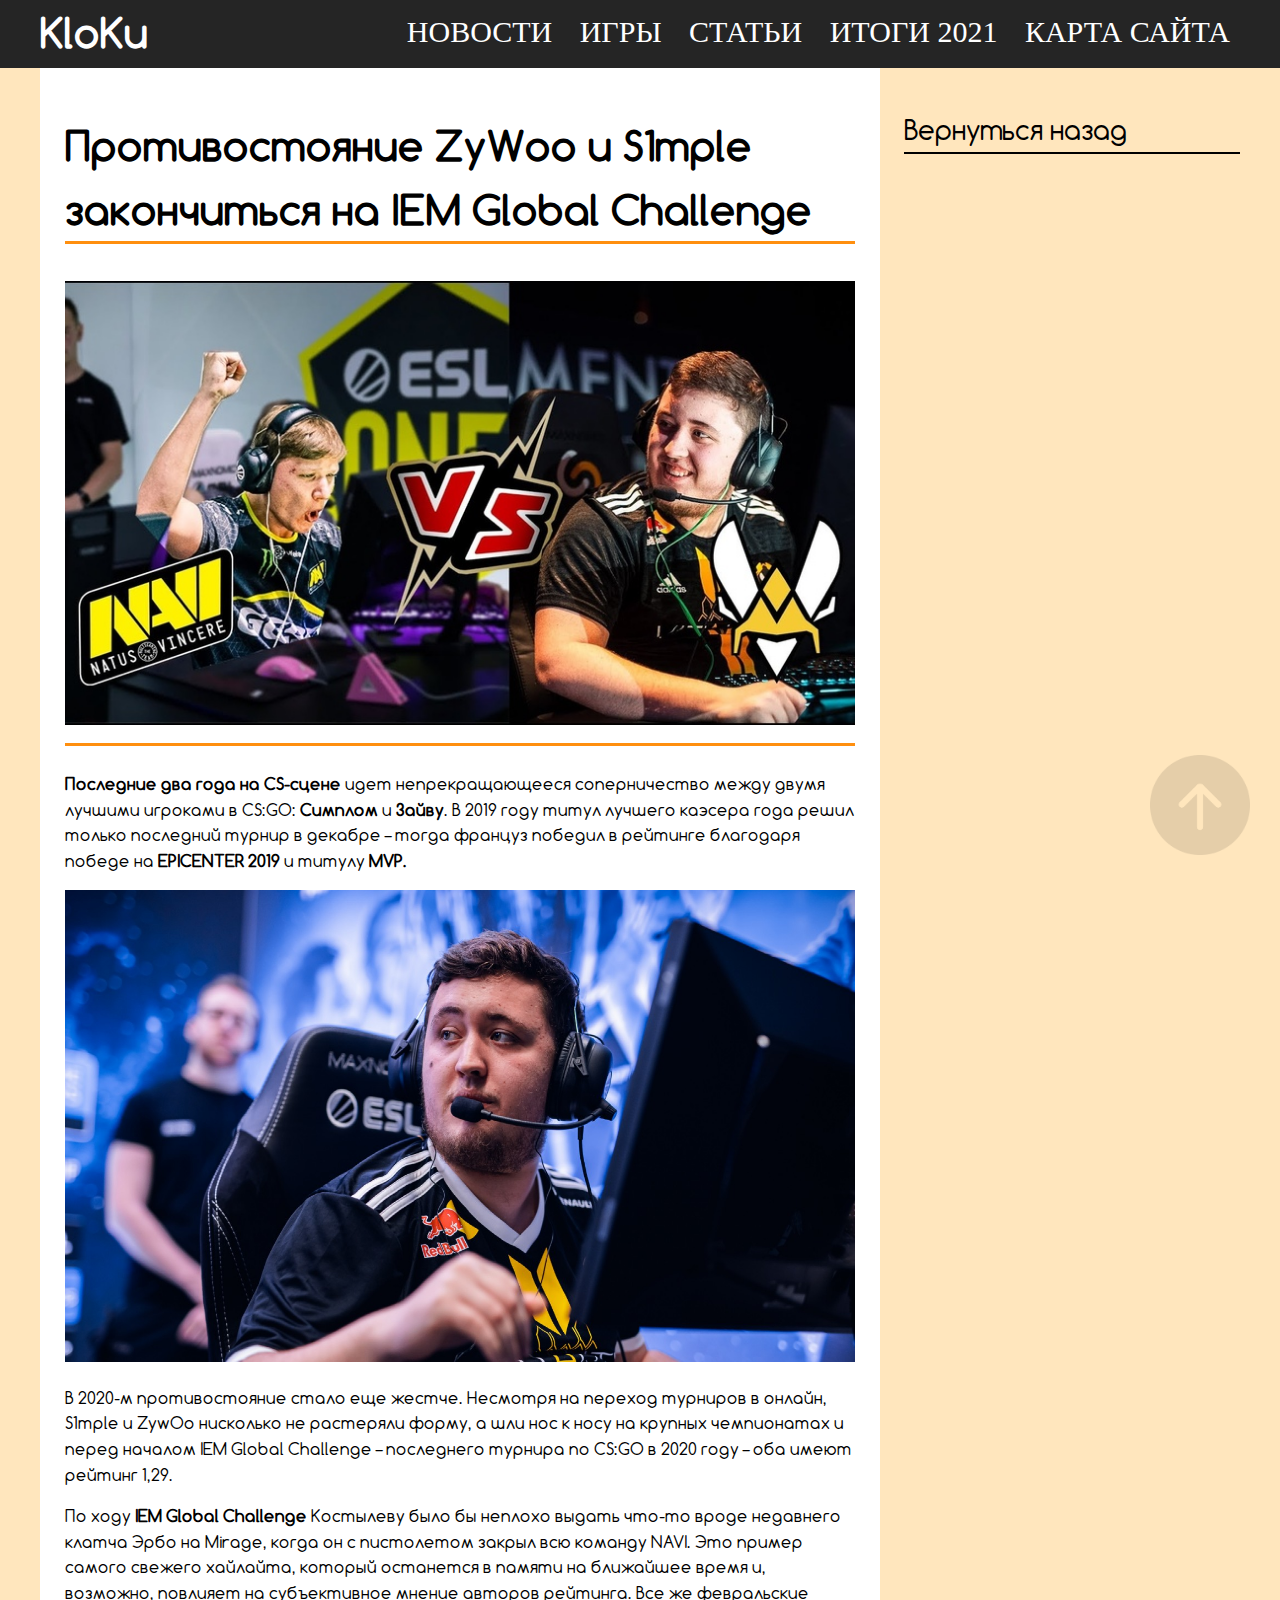
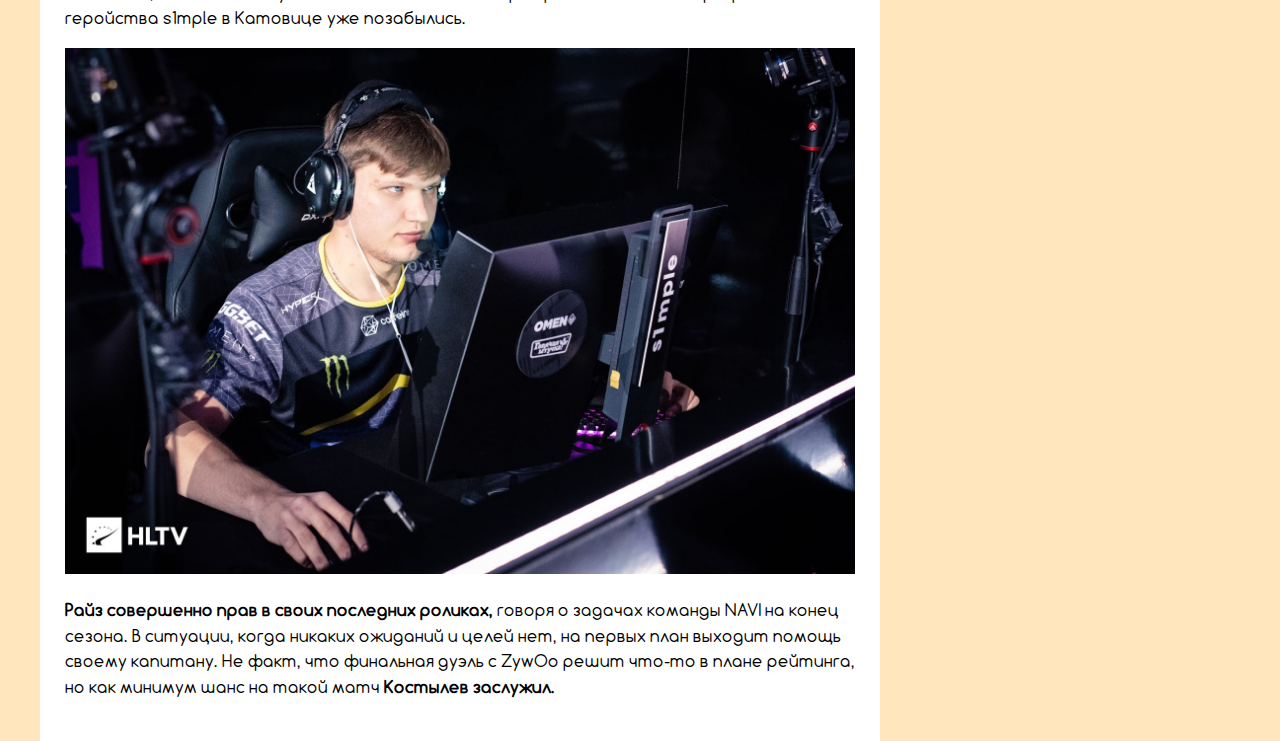
<file: sait/zywosimple.html>
<!DOCTYPE html>
<html lang="ru">
<head>
    <meta charset="UTF-8">
    <link rel="stylesheet" href="assets/css/style.css">
    <title>KloKu</title>
</head>
<body>
    <header class="header">
        <div class="container">
            <div class="header_inner">
                <div ><a class="header_logo" href="index.html">KloKu</a></div>

                <nav class="nav">
                    <a class="nav_link" href="index.html">НОВОСТИ</a>
                    <a class="nav_link" href="igri.html">ИГРЫ</a>
                    <a class="nav_link" href="statyi.html">СТАТЬИ</a>
                    <a class="nav_link" href="top.html">ИТОГИ 2021</a>
                    <a class="nav_link" href="karta.html">КАРТА САЙТА</a>
                </nav>
            </div>
            <div>
                <a class="back" href="index.html">Bернуться назад</a>
            </div>
            <div class="lenta1">
                <p class="zag">Противостояние ZyWoo и S1mple закончиться на IEM Global Challenge</p>
                <a><img src="assets/images/csgo.jpg"></a>
                <p class="cybertext">
                    <p><span class="vashno">Последние два года на CS-сцене</span> идет непрекращающееся соперничество между двумя лучшими игроками в CS:GO: <span class="vashno">Симплом</span> и <span class="vashno">Зайву</span>. В 2019 году титул лучшего каэсера года решил только последний турнир в декабре – тогда француз победил в рейтинге благодаря победе на <span class="vashno">EPICENTER 2019</span> и титулу <span class="vashno">MVP.</span></p>
                    <a><img src="assets/images/zywoo.jpg"></a>
                    <p>В 2020-м противостояние стало еще жестче. Несмотря на переход турниров в онлайн, S1mple и ZywOo нисколько не растеряли форму, а шли нос к носу на крупных чемпионатах и перед началом IEM Global Challenge – последнего турнира по CS:GO в 2020 году – оба имеют рейтинг 1,29.</p> 
                    <p>По ходу <span class="vashno">IEM Global Challenge</span> Костылеву было бы неплохо выдать что-то вроде недавнего клатча Эрбо на Mirage, когда он с пистолетом закрыл всю команду NAVI. Это пример самого свежего хайлайта, который останется в памяти на ближайшее время и, возможно, повлияет на субъективное мнение авторов рейтинга. Bсе же февральские геройства s1mple в Катовице уже позабылись.</p>
                    <a><img src="assets/images/simple.jpeg"></a>
                    <p><span class="vashno">Райз совершенно прав в своих последних роликах,</span> говоря о задачах команды NAVI на конец сезона. В ситуации, когда никаких ожиданий и целей нет, на первых план выходит помощь своему капитану. Не факт, что финальная дуэль с ZywOo решит что-то в плане рейтинга, но как минимум шанс на такой матч <span class="vashno">Костылев заслужил.</span></p>
            </div>
        </div>
        <a href=#top><img class="verh" src="assets/images/verh.png"></a>
    </header>
</body>
</html>
</file>
<file: sait/assets/css/style.css>
/*Фон*/


body{
    background-color: rgb(255, 230, 189);
    margin: 0;
    line-height: 1.6;
    font-family: 'Comfortaa';
    overflow-y: scroll;
}
@font-face{
    font-family: 'Comfortaa';
    src:url(assets/fonts/ComfortaaRegular.ttf);
}
h1,h2,h3,h4,h5,h6 {

    
    margin: 0;
    padding: 0;
}
.header{
    position: fixed;
    font-family: 'Segoe UI', sans-serif;
    position: absolute;
    top: 0;
    left: 0;
    right: 0;
    width: 100%;
    height: 68px;
    z-index: 1000;
    background-color: rgb(37, 37, 37);
}

.verh{
    font-weight: 500;
    vertical-align: middle;
    width: 100px;
    height: 100px;
    position:fixed;
    bottom:5%;
    right:30px;
    opacity: .1;
    transition: opacity 0.3s linear;
}
.verh:hover{
    opacity: 100;
}
*,
*:before,
*:after {
    box-sizing: border-box;
}

.dalee{
    margin-top: 5px;
    padding-top: 10px;
    margin-bottom:5px;
    width: 70%;
    height: 60px;
    background-color: rgb(190, 190, 190);
    text-align: center;
    font-size: 18pt;
    font-weight: 700;
    transition: background-color 0.2s linear;
}

.dalee:hover{
    background-color: rgb(119, 119, 119);
}

.container {
    font-family: 'Comfortaa';
    margin-top: 25px;
    width: 100%;
    max-width: 1200px;
    margin: 0 auto;
}
/*Новости*/
/*Заголовки*/
.zag{
    position: relative;
    font-weight: 700;
    top: 0;
    font-size: 40px;
    color: black;
}
.zag:after{
    content:"";
    display:block;
    width: 100%;
    height: 3px;
    position: absolute;
    background-color: rgb(255, 143, 15);
    top: 100%;
    left: 0;
}
.zagnone{
    transition: color 0.2s linear;
    position: relative;
    font-weight: 700;
    color:black;
    text-decoration: none;
}
.zagnone:after{
    content:"";
    display:block;
    width: 100%;
    height: 3px;
    background-color: rgb(255, 143, 15);
}
.zagnone:hover{
    color: rgb(255, 143, 15);

}
.novosti{
    top: 0;
    font-family: 'Comfortaa';
    font-size: 30pt;
    font-weight: 700;
    border-bottom: 3px solid rgb(0, 0, 0);

}
.igri{
    top: 0;
    font-family: 'Comfortaa';
    font-size: 30pt;
    font-weight: 700;
    border-bottom: 3px solid rgb(0, 0, 0);
}
/*Киберпанк*/
.news{
    margin-top: 50px;
    font-family: 'Comfortaa';
}
.lenta{
    padding-bottom: 25px;
    padding-top: 5px;
    padding-left: 25px;
    padding-right: 25px;
    background-color: rgb(255, 255, 255);
    width: 70%;
    margin-top: 45px;
}
.lenta1{
    padding-bottom: 25px;
    padding-top: 5px;
    padding-left: 25px;
    padding-right: 25px;
    background-color: rgb(255, 255, 255);
    width: 70%;
    margin-top: 4px;
    font-family: 'Comfortaa';
}

.cybertext{
    border-top: 3px solid  rgb(255, 143, 15);
    margin-top: 10px;
    padding-top: 10px;
}
img{
    width: 100%;
}
.bag{
    width: 390px;
    height: 300px;
}
.bagi{
    display: flex;
    justify-content: space-between;
}

.vashno{
    font-weight: 700;
    color:black;

}
/*Правые блоки*/
.stat{
    width: 28%;
    float: right; 
}
.stat1{
    padding-bottom: 5px;
    padding-top: 5px;
    padding-left: 15px;
    padding-right: 15px;
    margin-bottom: 5%;
    background-color: #fff;
}
.stat2{
    padding-bottom: 5px;
    padding-top: 5px;
    padding-left: 15px;
    padding-right: 15px;
    background-color:#fff;
    margin-bottom: 5%;
}

.stat3{
    padding-bottom: 5px;
    padding-top: 5px;
    padding-left: 15px;
    padding-right: 15px;
    background-color:#fff;
    margin-bottom: 5%;
}
.back{
    border-bottom: 2px solid black;
    color: black;
    font-size: 20pt;
    text-align: left;
    width: 28%;
    float: right;
    margin-top: 45px;
    text-decoration: none;
}
/*Игры*/
.naz{
   
    font-weight: 700;
    font-size: 30px;
    transition: color 0.2s linear;
    text-decoration: none;
    color: black;

}

.naz:hover{
    color:rgb(255, 143, 15);

}

.spisok{
    margin-bottom: 5px;
    font-family: 'Comfortaa';    
}

.igra1,.igra2,.igra3,.igra4,.igra5,.igra6 {
    display: block;
    position: relative;
    background-color: #fff;
    padding: 15px;
    margin-bottom: 35px;
    width: 100%;
    height: 210px;
    
   
}
.windows{
    text-align: right;
    float: right;
    
}
.systema{
    justify-content: space-between;
    padding-left: 15px;
    border-left: 2px solid black;
}

.har{
    font-size: 30pt;
    font-weight: 700;
    border-bottom: 3px solid rgb(255, 143, 15);
}
.spisokimage{
    border: 3px solid rgb(0, 0, 0);
    margin: 0 10px 0 0;
    top: 0;
    width: 150px;
    height: 180px;
    float: left;
}

.igriimage{
    width: 650px;
    margin-right: 25px;
}
.info{
    font-size: 24pt;
    font-weight: 700;
}
span{
    color:rgb(78, 78, 78);
}
.scrin{
    display: flex;
    justify-content: space-between;

}



/*The Wither 3*/

.wither{
    background-color: #fff;
    font-family: 'Comfortaa';
    padding: 5px 25px 25px 25px;
}
.scr{
    margin-top: 15px;
    height: 300px;
    width: 560px;
}
/*Header*/

.header_inner{
    display: flex;
    align-items: center;
    justify-content: space-between;
}

.header_logo{
    text-decoration: none;
    font-size: 40px;
    font-weight: 700;
    color: #fff;
    transition: color 0.2s linear;
    align-items: center;
}

.header_logo:hover{
    color:rgb(255, 143, 15);
}

nav{
    font-family: 'Segoe UI';
    font-size: 30px;
    font-weight: 200;
    
}

.nav_link{
    display: inline-block;
    margin: 0 10px;
    vertical-align: top;
    color: #fff;
    text-decoration: none;
    transition: color 0.2s linear;
}


.nav_link:hover{
    color:rgb(255, 143, 15)
}
.nav_mapsi{
    display: inline-block;
    margin: 0 10px;
    vertical-align: top;
    color: black;
    text-decoration: none;
    transition: color 0.2s linear;
}
/*Статьи*/

.staty{
    display: flex;
    justify-content: space-between;
}

.block1,.block2,.block3,.block4,.block5,.block6{
    height: 300px;
    width: 370px;
    background-color: #fff;
    margin-top: 35px;
}

.statzag{
    transition: color 0.2s linear;
    margin-top: 10px;
    margin-left: 15px;
    margin-right: 15px;
    padding-bottom: 0;
    padding-top: 0;
    padding-left: 10px;
    padding-right: 15px;
    font-size: 15pt;
    font-weight: 700;
    border-left: 2px solid rgb(255, 143, 15);
    
}

.statzag:hover{
    color:rgb(255, 143, 15);
}
.mapsi{
    height: 700px;
    width: 1200px;
    background-color: #fff;
    margin-top: 35px;
}
/*Топ месяца*/

.top{
    text-align: center;
    top: 0;
    font-family: 'Comfortaa';
    font-size: 35pt;
    font-weight: 700;
    
}
.top1{

    top: 0;
    font-family: 'Comfortaa';
    font-size: 35pt;
    font-weight: 700;
    color: #333333;
    display: block;
    text-align:center;
    text-decoration: none;
}


.zagtop{
    padding-top: 10px;
    margin-bottom: 10px;
    text-align: center;
    width: 100%;
    position: relative;
    font-weight: 700;
    top: 0;
    font-size: 40px;
    color: rgb(255, 255, 255);
    background-color: rgb(255, 143, 15);
    
}

.silk{
    top: 0;
    font-family: 'Comfortaa';
    font-size: 35pt;
    font-weight: 700;
    color: #333333;
    display: block;
    text-align:center;
    text-decoration: none;
    transition: color 0.2s linear;
}

.silk:hover{
    color: rgb(255, 143, 15);
}
</file>
